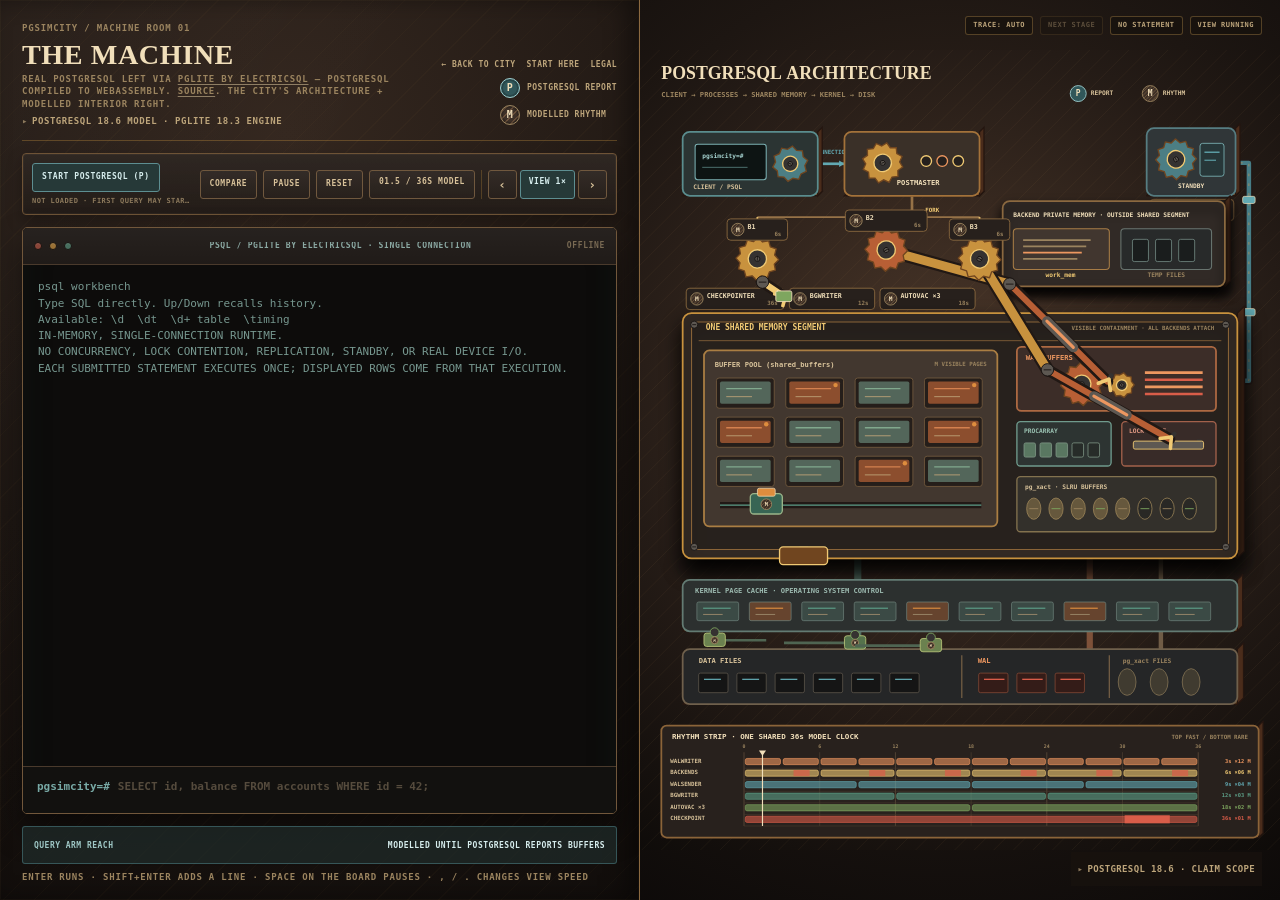
<file: machine/index.html>
<!doctype html>
<html lang="en">
  <head>
    <meta charset="UTF-8" />
    <meta name="viewport" content="width=device-width, initial-scale=1.0" />
    <meta
      name="description"
      content="A one-screen psql workbench and layered PostgreSQL architecture machine."
    />
    <title>The Machine — PGSimCity</title>
<!-- Privacy-friendly analytics by Plausible -->
<script async src="https://plausible.io/js/pa-8M-ssImnj4YBtK34iZRwy.js"></script>
<script>
  window.plausible=window.plausible||function(){(plausible.q=plausible.q||[]).push(arguments)},plausible.init=plausible.init||function(i){plausible.o=i||{}};
  plausible.init()
</script>

    <link rel="icon" href="../machine-favicon.svg" type="image/svg+xml" />
    <link rel="icon" href="../machine-favicon-32.png" type="image/png" sizes="32x32" />
    <link rel="apple-touch-icon" href="../machine-favicon-180.png" sizes="180x180" />
    <script type="module" crossorigin src="../assets/machine-CShqzUV7.js"></script>
    <link rel="modulepreload" crossorigin href="../assets/_pgsimcity-machine-preload-helper-BGjjDIYT.js">
    <link rel="modulepreload" crossorigin href="../assets/corrections-j3ZTgx1S.js">
    <link rel="stylesheet" crossorigin href="../assets/machine-DQQEUSbL.css">
  </head>
  <body>
    <main class="workbench">
      <section
        class="console-pane"
        data-correction-subject="machine-workbench"
        aria-label="PostgreSQL controls and psql terminal"
      >
        <header class="console-header">
          <div>
            <p class="eyebrow">PGSIMCITY / MACHINE ROOM 01</p>
            <h1>THE MACHINE</h1>
            <p class="deck">
              REAL POSTGRESQL LEFT VIA
              <a
                href="https://pglite.dev"
                target="_blank"
                rel="noopener"
              >PGLITE BY ELECTRICSQL</a>
              — POSTGRESQL COMPILED TO WEBASSEMBLY.
              <a
                href="https://github.com/electric-sql/pglite"
                target="_blank"
                rel="noopener"
              >SOURCE</a>.
              THE CITY'S ARCHITECTURE + MODELLED INTERIOR RIGHT.
            </p>
            <details
              id="machine-version-provenance"
              class="machine-provenance"
              data-version-qualification="machine"
            >
              <summary data-disclosure="machine-postgresql-version">PostgreSQL 18.6 model · PGlite 18.3 engine</summary>
              <span data-version-qualification-full="true">Model and explanations: PostgreSQL 18.6 · PGlite engine: PostgreSQL 18.3 (PGlite 0.5.4), checked separately with SELECT version().</span>
            </details>
          </div>
          <div class="header-side">
            <nav class="machine-nav" aria-label="Machine room navigation">
              <a href="../" data-mode-exit="machine-room">← Back to city</a>
              <button id="index-walk-open" type="button">START HERE</button>
              <details class="machine-legal">
                <summary>Legal</summary>
                <p>
                  PGSimCity is an independent, non-commercial educational visualization of
                  PostgreSQL internals. It is not affiliated with, sponsored, endorsed, or approved
                  by Electronic Arts Inc. SimCity is a trademark of Electronic Arts Inc.
                  <span class="machine-legal__credit">
                    <a href="https://pglite.dev" target="_blank" rel="noopener">PGlite</a>
                    is by ElectricSQL (Electric DB Limited), copyright Electric DB Limited and
                    licensed under Apache-2.0. It contains PostgreSQL code compiled to WebAssembly;
                    PostgreSQL and modifications to it are distributed under the PostgreSQL License.
                    <a
                      href="https://github.com/electric-sql/pglite"
                      target="_blank"
                      rel="noopener"
                    >Source</a>.
                  </span>
                </p>
              </details>
            </nav>
            <div class="source-key" aria-label="Data source key">
              <span><b class="source-medallion postgres-source" role="img" aria-label="PostgreSQL source">P</b> POSTGRESQL REPORT</span>
              <span><b class="source-medallion model-source" role="img" aria-label="Modelled source">M</b> MODELLED RHYTHM</span>
            </div>
          </div>
        </header>

        <section class="control-rack" aria-label="Machine controls">
          <div class="postgres-control">
            <button id="postgres-toggle" type="button">START POSTGRESQL (P)</button>
            <span id="postgres-status">NOT LOADED · FIRST QUERY MAY START IT</span>
          </div>
          <div class="clock-control">
            <button id="comparison-open" type="button">COMPARE</button>
            <button id="machine-toggle" type="button">PAUSE</button>
            <button id="machine-reset" type="button">RESET</button>
            <output id="clock">00.0 / 36s MODEL</output>
            <div class="viewing-rate" role="group" aria-label="Viewing speed">
              <button
                id="machine-slower"
                type="button"
                title="Slower viewing speed (,)"
                aria-label="Slower viewing speed"
              >‹</button>
              <output
                id="machine-rate"
                aria-live="polite"
                title="Viewing speed changes ambient motion and automatic statement replay, never model periods or PostgreSQL measurements"
              >VIEW 1×</output>
              <button
                id="machine-faster"
                type="button"
                title="Faster viewing speed (.)"
                aria-label="Faster viewing speed"
              >›</button>
            </div>
          </div>
        </section>

        <section class="terminal" aria-label="psql terminal">
          <header class="terminal-header">
            <span class="terminal-lamps" aria-hidden="true"><i></i><i></i><i></i></span>
            <strong>
              PSQL /
              <a href="https://pglite.dev" target="_blank" rel="noopener">PGLITE BY ELECTRICSQL</a>
              · SINGLE CONNECTION
            </strong>
            <span id="terminal-state">OFFLINE</span>
          </header>
          <div id="terminal-transcript" class="terminal-transcript" role="log" aria-label="psql transcript" aria-live="polite" aria-relevant="additions text">
            <pre class="terminal-banner">psql workbench
Type SQL directly. Up/Down recalls history.
Available: \d  \dt  \d+ table  \timing
IN-MEMORY, SINGLE-CONNECTION RUNTIME.
NO CONCURRENCY, LOCK CONTENTION, REPLICATION, STANDBY, OR REAL DEVICE I/O.
EACH SUBMITTED STATEMENT EXECUTES ONCE; DISPLAYED ROWS COME FROM THAT EXECUTION.</pre>
          </div>
          <form id="terminal-form" class="terminal-entry">
            <label id="terminal-prompt" for="terminal-input">pgsimcity=#</label>
            <textarea
              id="terminal-input"
              rows="1"
              spellcheck="false"
              autocomplete="off"
              aria-label="psql command"
              placeholder="SELECT id, balance FROM accounts WHERE id = 42;"
            ></textarea>
          </form>
        </section>

        <footer class="measurement-rack">
          <div id="postgres-measurement" class="postgres-measurement">
            <span>QUERY ARM REACH</span>
            <strong>MODELLED UNTIL POSTGRESQL REPORTS BUFFERS</strong>
          </div>
          <p>ENTER RUNS · SHIFT+ENTER ADDS A LINE · SPACE ON THE BOARD PAUSES · , / . CHANGES VIEW SPEED</p>
        </footer>
      </section>

      <section
        class="architecture-pane"
        data-correction-subject="machine-architecture-board"
        aria-label="PostgreSQL architecture"
      >
        <div class="architecture-scroll">
          <div class="architecture-stage">
            <canvas
              id="machine"
              width="720"
              height="900"
              tabindex="0"
              aria-describedby="machine-stage-status"
              aria-label="A layered PostgreSQL architecture: client and processes above one shared memory segment, backend private memory outside it, then the kernel page cache and durable disk."
            ></canvas>
          </div>
        </div>
        <div class="architecture-readout">
          <button
            id="board-view"
            type="button"
            aria-pressed="false"
            title="Fit the whole board on screen"
          >FIT BOARD</button>
          <button
            id="board-follow"
            type="button"
            aria-pressed="true"
            title="Automatically keep the active statement stage in view"
          >FOLLOW: ON</button>
          <button
            id="statement-mode"
            type="button"
            aria-pressed="false"
            title="Toggle between automatic playback and one-stage-at-a-time playback"
          >TRACE: AUTO</button>
          <button id="statement-next" type="button" disabled>NEXT STAGE</button>
          <span id="statement-state">NO STATEMENT</span>
          <span id="run-state">VIEW RUNNING</span>
        </div>
        <p
          id="machine-stage-status"
          class="sr-only"
          role="status"
          aria-live="polite"
          aria-atomic="true"
        >Architecture board ready. No statement is running.</p>
      </section>

      <p class="fallback">This prototype needs a browser with Canvas 2D support.</p>

      <section
        id="index-walk"
        class="index-walk"
        data-correction-subject="machine-index-walk"
        role="dialog"
        aria-modal="true"
        aria-labelledby="index-walk-title"
        aria-describedby="index-walk-sequence index-walk-model index-walk-comparison"
        hidden
      >
        <header class="index-walk__header">
          <div id="index-walk-intro">
            <p class="eyebrow" data-disclosure="index-walk-source">P SEQUENCE / M BOARD REPLAYS</p>
            <h2 id="index-walk-title">FROM SELECT 1 TO AN ACCESS PATH</h2>
            <p>Four real PostgreSQL reports show why a partial index is a path for some queries, not every query on its column.</p>
          </div>
          <div class="index-walk__header-actions">
            <span id="index-walk-status" aria-live="polite">READY · 0/4</span>
            <button id="index-walk-close" type="button">CLOSE</button>
          </div>
        </header>

        <div id="index-walk-steps" class="index-walk__steps">
          <button type="button" data-index-walk-step="constant">
            <span class="index-walk__number">01</span>
            <span class="index-walk__copy">
              <b>START WITHOUT A TABLE</b>
              <code>SELECT 1;</code>
              <small>A result can exist before any relation access.</small>
            </span>
            <output data-index-walk-result="constant">RUN FIRST</output>
          </button>
          <button type="button" data-index-walk-step="catalog" disabled>
            <span class="index-walk__number">02</span>
            <span class="index-walk__copy">
              <b>ASK THE CATALOGS</b>
              <code>pg_index + pg_get_indexdef</code>
              <small>Read the indexed path PostgreSQL says exists.</small>
            </span>
            <output data-index-walk-result="catalog">LOCKED</output>
          </button>
          <button type="button" data-index-walk-step="indexed" disabled>
            <span class="index-walk__number">03</span>
            <span class="index-walk__copy">
              <b>USE THE INDEXED COLUMN</b>
              <code>WHERE id = 42</code>
              <small>See whether EXPLAIN reports accounts_pkey.</small>
            </span>
            <output data-index-walk-result="indexed">LOCKED</output>
          </button>
          <button type="button" data-index-walk-step="unindexed" disabled>
            <span class="index-walk__number">04</span>
            <span class="index-walk__copy">
              <b>OMIT THE PARTIAL-INDEX PREDICATE</b>
              <code>WHERE owner = 'account-42'</code>
              <small>The owner index requires the query to imply balance &gt; 0.</small>
            </span>
            <output data-index-walk-result="unindexed">LOCKED</output>
          </button>
        </div>

        <footer id="index-walk-footer" class="index-walk__footer">
          <div id="index-walk-finding" class="index-walk__finding" aria-describedby="index-walk-sequence index-walk-model index-walk-comparison" hidden>
            <span><b class="source-medallion postgres-source" role="img" aria-label="PostgreSQL source">P</b> MEASURED FINDING</span>
            <strong id="index-walk-finding-text"></strong>
          </div>
          <div id="index-walk-disclosures" class="index-walk__disclosures">
            <p id="index-walk-sequence" data-disclosure="index-walk-sequence"></p>
            <p id="index-walk-model" data-disclosure="index-walk-model"></p>
            <p id="index-walk-comparison" data-disclosure="index-walk-comparison"></p>
          </div>
          <button id="index-walk-reset" type="button">RESET WALK</button>
        </footer>
      </section>

      <section
        id="comparison"
        class="comparison"
        data-correction-subject="machine-comparison"
        role="dialog"
        aria-modal="true"
        aria-labelledby="comparison-title"
        aria-describedby="comparison-pglite-disclosure comparison-replay-disclosure"
        hidden
      >
        <header class="comparison-header">
          <div>
            <p class="eyebrow" data-disclosure="comparison-framing">DOCUMENTED BEHAVIOUR / MODELLED REPLAY</p>
            <h2 id="comparison-title">ONE P EXECUTION. TWO M COMMIT POLICIES.</h2>
            <div
              class="comparison-source-key"
              data-disclosure="comparison-source-key"
              aria-label="Data source key"
            >
              <span><b class="source-medallion postgres-source" role="img" aria-label="PostgreSQL source">P</b> POSTGRESQL EXECUTION</span>
              <span><b class="source-medallion model-source" role="img" aria-label="Modelled source">M</b> MODELLED REPLAY</span>
            </div>
          </div>
          <div class="comparison-header__actions">
            <span id="comparison-status" aria-live="polite">READY</span>
            <button id="comparison-close" type="button">CLOSE</button>
          </div>
        </header>

        <section id="comparison-proof" class="comparison-proof" aria-label="Comparison finding" aria-describedby="comparison-pglite-disclosure">
          <div class="comparison-proof__verdict">
            <span data-disclosure="comparison-finding-source"><b class="source-medallion model-source" role="img" aria-label="Modelled source">M</b> MODELLED FINDING</span>
            <strong id="comparison-finding"></strong>
            <small
              id="comparison-pglite-disclosure"
              data-disclosure="comparison-pglite-limitation"
            ></small>
          </div>
          <div class="comparison-contract">
            <p data-disclosure="comparison-modelled-setting"><b>MODELLED</b> <code>synchronous_commit</code>: <code>on</code> vs <code>off</code></p>
            <p data-disclosure="comparison-held-constant"><b>HELD</b> SQL · ONE P REPORT · PLAN · BUFFERS · ROUTE · VIEW PACE · NO SYNC STANDBY</p>
            <code id="comparison-sql">UPDATE accounts SET updated_at = updated_at WHERE id = 42;</code>
          </div>
          <div class="comparison-timeline" aria-label="Aligned commit acknowledgement timeline">
            <p data-disclosure="comparison-pace-limitation">ALIGNED COMMIT WINDOW · VIEW PACE, NOT LATENCY</p>
            <div class="comparison-timeline__row" data-lane="a">
              <b>A · ON</b>
              <span class="comparison-timeline__same">SAME ROUTE</span>
              <span class="comparison-timeline__wait">M · WAIT FOR LOCAL FLUSH</span>
              <span class="comparison-timeline__ack">ACK</span>
            </div>
            <div class="comparison-timeline__row" data-lane="b">
              <b>B · OFF</b>
              <span class="comparison-timeline__same">SAME ROUTE</span>
              <span class="comparison-timeline__early">ACK</span>
              <span class="comparison-timeline__flush">LOSS WINDOW UNTIL FLUSH</span>
              <span class="comparison-timeline__done">DONE</span>
            </div>
          </div>
        </section>

        <nav class="comparison-tabs" aria-label="Choose comparison board">
          <button type="button" data-comparison-lane="a" aria-pressed="true">A · ON</button>
          <button type="button" data-comparison-lane="b" aria-pressed="false">B · OFF</button>
        </nav>

        <div class="comparison-lanes">
          <article class="comparison-board" data-lane="a" aria-label="Modelled replay board: synchronous_commit on">
            <header>
              <span class="comparison-board__letter">A</span>
              <div>
                <b>MODELLED ON POLICY</b>
                <code>synchronous_commit = on</code>
              </div>
              <span
                class="comparison-board__phase"
                data-comparison-phase="a"
                data-disclosure="comparison-phase-a"
              >READY</span>
            </header>
            <p data-disclosure="comparison-on-source"><b class="source-medallion postgres-source" role="img" aria-label="PostgreSQL source">P</b> SAME POSTGRESQL REPORT <b class="source-medallion model-source" role="img" aria-label="Modelled source">M</b> WAITS FOR LOCAL WAL FLUSH</p>
            <div class="comparison-board__viewport">
              <canvas
                id="comparison-board-a"
                width="720"
                height="740"
                aria-label="Run A architecture board, with synchronous_commit on and a modelled local WAL flush wait."
              ></canvas>
            </div>
          </article>
          <article class="comparison-board" data-lane="b" aria-label="Modelled replay board: synchronous_commit off">
            <header>
              <span class="comparison-board__letter">B</span>
              <div>
                <b>MODELLED OFF POLICY</b>
                <code>synchronous_commit = off</code>
              </div>
              <span
                class="comparison-board__phase"
                data-comparison-phase="b"
                data-disclosure="comparison-phase-b"
              >READY</span>
            </header>
            <p data-disclosure="comparison-off-source"><b class="source-medallion postgres-source" role="img" aria-label="PostgreSQL source">P</b> SAME POSTGRESQL REPORT <b class="source-medallion model-source" role="img" aria-label="Modelled source">M</b> <span data-comparison-note="b">EARLY ACK; CRASH CAN LOSE RECENT ACKS UNTIL WAL FLUSH</span></p>
            <div class="comparison-board__viewport">
              <canvas
                id="comparison-board-b"
                width="720"
                height="740"
                aria-label="Run B architecture board, with synchronous_commit off and a modelled early acknowledgement whose recent acknowledged commits can be lost in a crash before WAL flush."
              ></canvas>
            </div>
          </article>
        </div>

        <footer class="comparison-actions">
          <button id="comparison-run" type="button">RUN MODELLED REPLAY</button>
          <button id="comparison-continue" type="button" hidden>CONTINUE AFTER FINDING</button>
          <span
            id="comparison-replay-disclosure"
            data-disclosure="comparison-replay-limitation"
          ></span>
        </footer>
      </section>
    </main>
  </body>
</html>
</file>
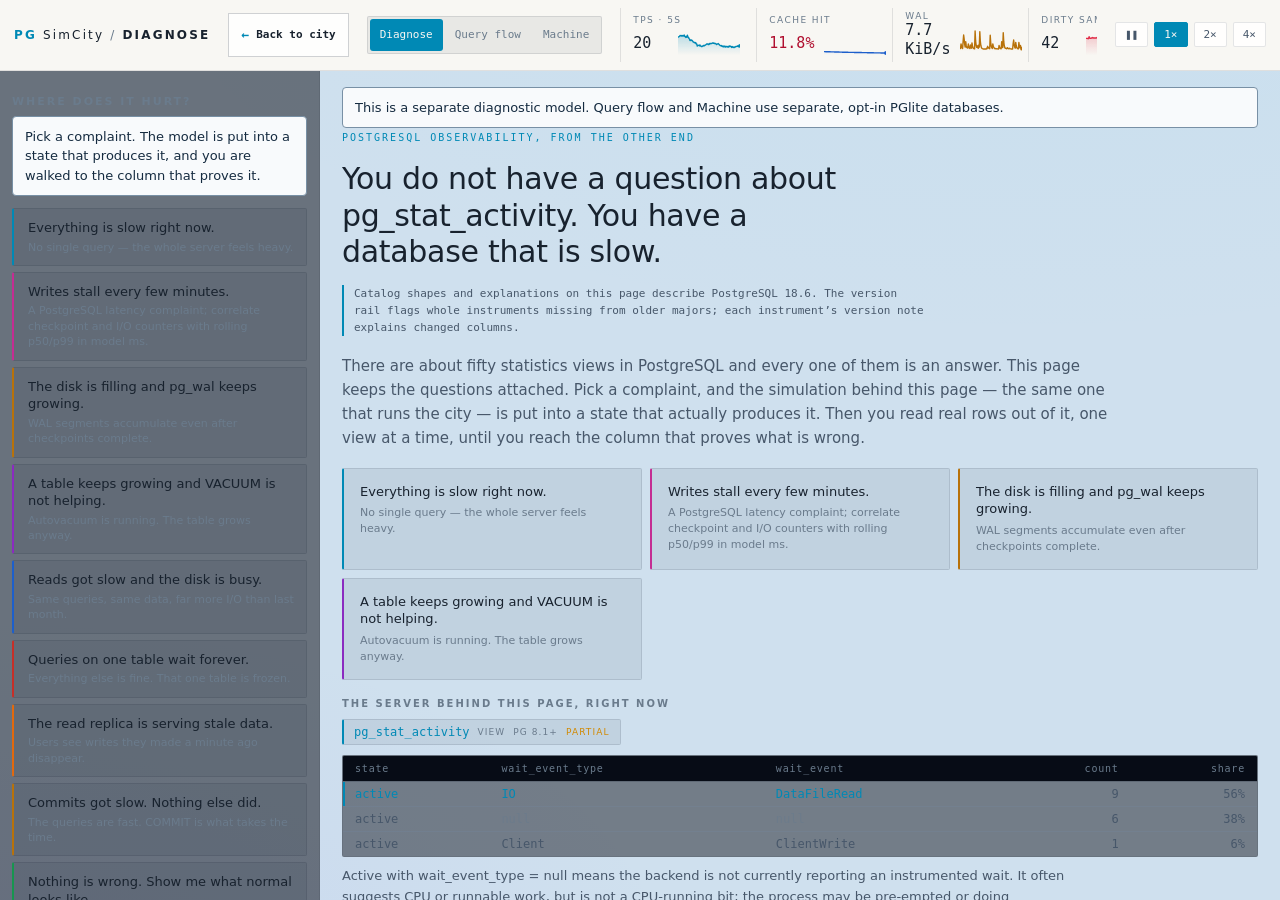
<file: observability/index.html>
<!doctype html>
<html lang="en">
  <head>
    <meta charset="UTF-8" />
    <meta name="viewport" content="width=device-width, initial-scale=1.0" />
    <meta
      name="description"
      content="An independent, non-commercial educational visualization of PostgreSQL internals. Not affiliated with Electronic Arts."
    />
    <meta name="color-scheme" content="dark" />
    <meta name="theme-color" content="#04060c" />
    <title>Diagnose · PGSimCity</title>
<!-- Privacy-friendly analytics by Plausible -->
<script async src="https://plausible.io/js/pa-8M-ssImnj4YBtK34iZRwy.js"></script>
<script>
  window.plausible=window.plausible||function(){(plausible.q=plausible.q||[]).push(arguments)},plausible.init=plausible.init||function(i){plausible.o=i||{}};
  plausible.init()
</script>

    <!-- ============ icons ============
         Relative, not root-absolute: this page is served from
         /PGSimCity/observability/ on GitHub Pages, where /favicon.svg is a 404. -->
    <link rel="icon" href="../favicon.svg" type="image/svg+xml" />
    <link rel="icon" href="../favicon-32.png" type="image/png" sizes="32x32" />
    <link rel="apple-touch-icon" href="../favicon-180.png" sizes="180x180" />
    <script type="module" crossorigin src="../assets/observability-BcbXmP6c.js"></script>
    <link rel="modulepreload" crossorigin href="../assets/corrections-j3ZTgx1S.js">
    <link rel="modulepreload" crossorigin href="../assets/trace-copy-BN1-E2E0.js">
    <link rel="modulepreload" crossorigin href="../assets/explain-json-XsC2o6ft.js">
    <link rel="stylesheet" crossorigin href="../assets/observability-CVxCUcNU.css">
  </head>
  <body>
    <div id="app">
      <noscript>
        <p style="padding: 24px; font-family: system-ui; color: #e8f1ff">
          This page reads live rows out of a PostgreSQL simulation running in your browser, so it
          needs JavaScript. The reference it is built beside —
          <a href="https://pgstats.dev/">Alexey Lesovsky's PostgreSQL Observability map</a> — is a
          static diagram and needs nothing at all.
        </p>
      </noscript>
    </div>
  </body>
</html>
</file>
<file: assets/machine-DQQEUSbL.css>
:root{color-scheme:dark;background:#100c0a;color:#d8c29a;font-family:Georgia,Times New Roman,serif}@property --pg-disclosure{syntax: "<integer>"; inherits: false; initial-value: 0;}[data-disclosure]{--pg-disclosure: 1}.pg-correction{margin:0;color:#8c795c;font:650 9px/1.35 ui-monospace,SFMono-Regular,Menlo,Consolas,monospace;letter-spacing:.04em;text-align:right;text-transform:uppercase}.pg-version-qualification>summary,.machine-provenance>summary{display:inline-flex;min-height:24px;align-items:center;color:#bda57b;cursor:pointer;list-style:none}.pg-version-qualification>summary::-webkit-details-marker,.machine-provenance>summary::-webkit-details-marker{display:none}.pg-version-qualification>summary:before,.machine-provenance>summary:before{content:"▸";margin-right:.45em;color:#8c795c}.pg-version-qualification[open]>summary:before,.machine-provenance[open]>summary:before{content:"▾"}.pg-version-qualification[open]>[data-version-qualification-full],.machine-provenance[open]>[data-version-qualification-full]{display:block;max-width:72ch;margin:4px 0}.pg-version-qualification[open]>.pg-correction__link,.machine-provenance[open]>.pg-correction__link{display:inline-block}.pg-correction__link{color:#bda57b;text-underline-offset:2px}.pg-correction__link:hover,.pg-correction__link:focus-visible{color:#f1dfba;outline:none}.architecture-pane>.pg-correction{position:absolute;z-index:2;right:18px;bottom:14px;max-width:calc(100% - 36px);padding:5px 7px;background:#18120ed1;pointer-events:auto}.comparison-actions>.pg-correction{margin-left:auto}*{box-sizing:border-box}[hidden]{display:none!important}html,body,.workbench{width:100%;height:100%;min-width:0;margin:0;overflow:hidden}body{background:#100c0a}button,textarea{font:inherit}.workbench{display:grid;grid-template-columns:minmax(0,1fr) minmax(0,1fr)}.console-pane,.architecture-pane{position:relative;min-width:0;min-height:0}.console-pane{display:grid;grid-template-rows:auto auto minmax(0,1fr) auto;gap:12px;padding:22px 22px 16px;border-right:1px solid #8b6940;background:linear-gradient(115deg,rgb(255 255 255 / 2%),transparent 42%),repeating-linear-gradient(135deg,rgb(200 146 62 / 3%) 0 1px,transparent 1px 22px),radial-gradient(circle at 45% 15%,#34271f 0,#1d1612 56%,#110d0b);box-shadow:inset -12px 0 22px #00000061,inset 0 0 0 1px #f1ca740a}.console-header{display:flex;align-items:end;justify-content:space-between;gap:18px;min-height:86px;padding-bottom:12px;border-bottom:1px solid rgb(200 146 62 / 34%)}.eyebrow,.deck,.measurement-rack p{margin:0;color:#9b845f;font:650 9px/1.4 ui-monospace,SFMono-Regular,Menlo,Consolas,monospace;letter-spacing:.09em;text-transform:uppercase}.machine-provenance{max-width:72ch;margin:5px 0 0;color:#bda57b;font:650 9px/1.4 ui-monospace,SFMono-Regular,Menlo,Consolas,monospace;letter-spacing:.06em;text-align:left;text-transform:uppercase}.machine-provenance>summary{min-height:0}.deck a,.terminal-header a,.machine-legal a{color:inherit;text-decoration-color:#d8c29a8f;text-underline-offset:2px}.deck a:hover,.terminal-header a:hover,.machine-legal a:hover{color:#f1dfba;text-decoration-color:currentColor}.deck a:focus-visible,.terminal-header a:focus-visible,.machine-legal a:focus-visible{color:#f1dfba;outline:1px solid currentColor;outline-offset:2px;text-decoration-color:currentColor}.console-header h1{margin:4px 0 2px;color:#f1dfba;font-size:clamp(22px,2.2vw,31px);font-weight:700;letter-spacing:.02em}.header-side{display:grid;flex:0 0 auto;gap:9px;justify-items:end}.machine-nav{display:flex;align-items:center;gap:11px;color:#bda57b;font:700 8px/1 ui-monospace,SFMono-Regular,Menlo,Consolas,monospace;letter-spacing:.06em;text-transform:uppercase;white-space:nowrap}.machine-nav a,.machine-nav button,.machine-legal summary{color:inherit;cursor:pointer;text-decoration:none}.machine-nav button{min-height:0;padding:0;border:0;border-radius:0;background:transparent;font:inherit;letter-spacing:inherit}#index-walk-open[data-invited=true]{color:#d9ffff;text-decoration:underline;text-decoration-color:#699294;text-underline-offset:3px}.machine-nav a:hover,.machine-nav a:focus-visible,.machine-nav button:hover,.machine-nav button:focus-visible,.machine-legal summary:hover,.machine-legal summary:focus-visible{color:#f1dfba;outline:none}.machine-legal{position:relative}.machine-legal summary{list-style:none}.machine-legal summary::-webkit-details-marker{display:none}.machine-legal p{position:absolute;z-index:5;top:14px;right:0;width:min(390px,76vw);margin:0;padding:11px 12px;border:1px solid #8b6940;border-radius:3px;color:#d8c29a;background:#1d1612;box-shadow:0 12px 30px #00000094;font:600 9px/1.5 ui-monospace,SFMono-Regular,Menlo,Consolas,monospace;letter-spacing:.03em;text-transform:none;white-space:normal}.machine-legal__credit{display:block;margin-top:8px;padding-top:8px;border-top:1px solid rgb(200 146 62 / 24%)}.source-key{display:grid;flex:0 0 auto;gap:7px;padding-bottom:3px;color:#bda57b;font:700 8px/1 ui-monospace,SFMono-Regular,Menlo,Consolas,monospace;letter-spacing:.06em;white-space:nowrap}.source-key span{display:flex;gap:7px;align-items:center}.source-medallion{display:inline-grid;width:20px;height:20px;place-items:center;border:1px solid;border-radius:50%;color:#f1dfba;font-size:10px;box-shadow:inset 0 0 0 2px #0003}.postgres-source{border-color:#9fcfd0;background:#31575a}.model-source{border-color:#9b845f;background:repeating-linear-gradient(135deg,#3d3027 0 4px,#6a503b 4px 5px)}.control-rack{display:flex;align-items:stretch;justify-content:space-between;gap:10px;min-width:0;padding:9px;border:1px solid #6e5336;border-radius:4px;background:linear-gradient(#ffffff08,#0000001f),#28201b;box-shadow:0 7px 16px #00000047,inset 0 0 0 1px #ffe1a60a}.postgres-control{display:grid;min-width:0;gap:5px}.postgres-control span{overflow:hidden;color:#8c795c;font:650 7px/1.2 ui-monospace,SFMono-Regular,Menlo,Consolas,monospace;letter-spacing:.06em;text-overflow:ellipsis;white-space:nowrap}.clock-control{display:flex;flex:0 0 auto;gap:6px;align-items:center}.viewing-rate{display:flex;align-items:center;gap:3px;padding-left:6px;border-left:1px solid rgb(200 146 62 / 28%)}.viewing-rate button{width:29px;padding-inline:0;font-size:13px}#machine-rate{min-width:55px;padding-inline:6px;color:#d7eeee;border-color:#5d8e91;background:#263938;text-align:center;white-space:nowrap}button,.clock-control output{min-height:29px;padding:7px 9px;border:1px solid #70583e;border-radius:3px;color:#d8c29a;background:linear-gradient(#ffffff0a,#00000014),#2b231e;font:750 8px/1 ui-monospace,SFMono-Regular,Menlo,Consolas,monospace;letter-spacing:.07em;text-transform:uppercase}button{cursor:pointer}button:hover,button:focus-visible{border-color:#c8923e;color:#f1dfba;outline:none}.sr-only{position:absolute;width:1px;height:1px;padding:0;margin:-1px;overflow:hidden;clip:rect(0,0,0,0);white-space:nowrap;border:0}#postgres-toggle{justify-self:start;color:#d7eeee;border-color:#5d8e91;background:#263938}#postgres-toggle[data-state=ready]{color:#d8edcb;border-color:#72935a;background:#2d3928}#postgres-toggle[data-state=error]{color:#ffd2c8;border-color:#b85c4b;background:#452922}.terminal{display:grid;grid-template-rows:auto minmax(0,1fr) auto;min-width:0;min-height:0;overflow:hidden;border:1px solid #71573b;border-radius:5px;background:#0d0c0b;box-shadow:0 16px 32px #0000007a,inset 0 0 35px #1d4a431a}.terminal-header{display:grid;grid-template-columns:80px 1fr auto;gap:8px;align-items:center;min-height:37px;padding:0 11px;border-bottom:1px solid #4a3a2c;color:#8ba9a3;background:linear-gradient(rgb(255 255 255 / 3%),transparent),#201b18;font:700 8px/1 ui-monospace,SFMono-Regular,Menlo,Consolas,monospace;letter-spacing:.08em}.terminal-header strong{overflow:hidden;text-align:center;text-overflow:ellipsis;white-space:nowrap}.terminal-header>span:last-child{color:#796a53}.terminal-lamps{display:flex;gap:7px}.terminal-lamps i{display:block;width:8px;height:8px;border:1px solid #181310;border-radius:50%;background:#5f4935;box-shadow:inset 0 1px 1px #ffffff1f}.terminal-lamps i:nth-child(1){background:#8a4538}.terminal-lamps i:nth-child(2){background:#9a7135}.terminal-lamps i:nth-child(3){background:#476e5e}.terminal-transcript{min-width:0;min-height:0;padding:14px 15px 18px;overflow:auto;color:#d5c5a3;scrollbar-color:#5a4631 #15120f;scrollbar-width:thin;font:500 11px/1.48 ui-monospace,SFMono-Regular,Menlo,Consolas,monospace}.terminal-banner{margin:0 0 14px;color:#76978f;font:inherit;white-space:pre-wrap}.terminal-command{margin:0 0 15px}.terminal-command-line{display:flex;align-items:start;color:#f1dfba}.terminal-command-line b{flex:0 0 auto;margin-right:8px;color:#78aaa6;font-weight:700}.terminal-command-line pre,.terminal-output{margin:0;font:inherit;white-space:pre-wrap;overflow-wrap:anywhere}.terminal-output{margin-top:5px;color:#cbb996}.terminal-output.error{color:#f0a08c}.terminal-output.system{color:#799b93}.terminal-entry{display:grid;grid-template-columns:auto minmax(0,1fr);align-items:start;min-height:47px;padding:11px 14px;border-top:1px solid #4a3a2c;background:#12110f;color:#d7eeee;font:550 11px/1.45 ui-monospace,SFMono-Regular,Menlo,Consolas,monospace}.terminal-entry label{padding-top:1px;color:#78aaa6;font-weight:700;white-space:nowrap}.terminal-entry textarea{width:100%;max-height:112px;min-height:18px;margin:0;padding:1px 0 1px 8px;resize:none;overflow-y:auto;border:0;outline:0;color:#f1dfba;background:transparent;font:inherit;caret-color:#ed9760}.terminal-entry textarea::placeholder{color:#554b3d}.measurement-rack{display:grid;gap:7px}.postgres-measurement{display:flex;min-height:38px;align-items:center;justify-content:space-between;gap:12px;padding:9px 11px;border:1px solid rgb(98 169 178 / 38%);border-radius:3px;color:#9fc8c6;background:#2231309e;font:700 8px/1.2 ui-monospace,SFMono-Regular,Menlo,Consolas,monospace;letter-spacing:.06em}.postgres-measurement strong{color:#d7eeee;text-align:right}.postgres-measurement[data-reach=read]{color:#ed9760;border-color:#d95d4994;background:#4a271fa8}.postgres-measurement[data-reach=read] strong{color:#ffb19e}.architecture-pane{display:grid;place-items:center;overflow:hidden;background:radial-gradient(circle at 48% 38%,#3b2b20 0,#1d1612 58%,#0d0a09)}.architecture-scroll,.architecture-stage{width:100%;height:100%;min-width:0;min-height:0}.architecture-scroll{overflow:hidden;overscroll-behavior:contain;touch-action:none}.architecture-stage{position:relative}#machine{display:block;width:100%;height:100%;outline:none;cursor:pointer}.architecture-readout{position:absolute;top:16px;right:18px;display:flex;max-width:calc(100% - 36px);flex-wrap:wrap;justify-content:end;gap:7px;pointer-events:none}.architecture-readout span,.architecture-readout button{min-height:0;padding:5px 7px;border:1px solid rgb(220 172 93 / 30%);border-radius:3px;color:#bda57b;background:#18120ec7;font:700 7px/1 ui-monospace,SFMono-Regular,Menlo,Consolas,monospace;letter-spacing:.07em}.architecture-readout button{pointer-events:auto}#board-view,#board-follow{display:none}.architecture-readout button[aria-pressed=true]{color:#d9ffff;border-color:#79aeb0;background:#1a3a3beb}.architecture-readout button:disabled{cursor:default;opacity:.38}.fallback{display:none}.index-walk{position:fixed;z-index:18;inset:0 50% 0 0;display:grid;grid-template-rows:auto minmax(0,1fr) auto;gap:12px;min-width:0;min-height:0;padding:18px;overflow:hidden;color:#d8c29a;border-right:1px solid #8b6940;background:linear-gradient(115deg,rgb(255 255 255 / 2%),transparent 42%),radial-gradient(circle at 45% 15%,#34271f 0,#1d1612 56%,#110d0b);box-shadow:18px 0 36px #00000073}.index-walk__header{display:flex;align-items:start;justify-content:space-between;gap:14px;padding-bottom:11px;border-bottom:1px solid rgb(200 146 62 / 40%)}.index-walk__header h2{margin:4px 0 5px;color:#f1dfba;font-size:clamp(17px,2vw,26px);letter-spacing:.035em}.index-walk__header p:not(.eyebrow){max-width:56ch;margin:0;color:#bda57b;font:650 9px/1.45 ui-monospace,SFMono-Regular,Menlo,Consolas,monospace}.index-walk__header-actions{display:grid;flex:0 0 auto;gap:7px;justify-items:end;color:#9fc8c6;font:750 8px/1.2 ui-monospace,SFMono-Regular,Menlo,Consolas,monospace;letter-spacing:.06em}.index-walk__steps{display:grid;align-content:start;gap:8px;min-height:0;overflow:auto;scrollbar-color:#5a4631 #15120f;scrollbar-width:thin}.index-walk__steps>button{display:grid;grid-template-columns:38px minmax(0,1fr) minmax(138px,.72fr);gap:10px;align-items:center;min-height:74px;padding:9px 11px;text-align:left}.index-walk__steps>button[data-state=active]{color:#efffff;border-color:#79aeb0;background:#263f3f}.index-walk__steps>button[data-state=complete]{border-color:#56704c;background:#232c20;opacity:1}.index-walk__steps>button:disabled:not([data-state=complete]){cursor:default;opacity:.48}.index-walk__number{display:grid;width:34px;height:34px;place-items:center;border:1px solid #806039;border-radius:50%;color:#f1ca74;font-size:10px}.index-walk__copy{display:grid;min-width:0;gap:4px}.index-walk__copy b,.index-walk__copy code,.index-walk__copy small,.index-walk__steps output{font-family:ui-monospace,SFMono-Regular,Menlo,Consolas,monospace;overflow-wrap:anywhere;white-space:normal}.index-walk__copy b{color:#d8c29a;font-size:9px}.index-walk__copy code{color:#d9ffff;font-size:10px;text-transform:none}.index-walk__copy small{color:#8c795c;font-size:8px;line-height:1.35;text-transform:none}.index-walk__steps output{color:#9fc8c6;font-size:8px;line-height:1.35;text-align:right}.index-walk__footer{display:grid;grid-template-columns:1fr auto;gap:7px 10px;padding-top:10px;border-top:1px solid rgb(200 146 62 / 34%)}.index-walk__finding,.index-walk__disclosures{grid-column:1 / -1}.index-walk__finding{display:grid;gap:5px;padding:8px 9px;border:1px solid #699294;border-radius:3px;background:#182f2feb}.index-walk__finding span{display:flex;align-items:center;gap:6px;color:#9fc8c6;font:750 8px/1.2 ui-monospace,SFMono-Regular,Menlo,Consolas,monospace}.index-walk__finding .source-medallion{width:17px;height:17px;font-size:8px}.index-walk__finding strong{color:#e3ffff;font:750 10px/1.35 ui-monospace,SFMono-Regular,Menlo,Consolas,monospace}.index-walk__finding[data-supported=false]{border-color:#9d6643;background:#462b1deb}.index-walk__disclosures{display:grid;gap:3px}.index-walk__disclosures p{margin:0;color:#9fc8c6;font:700 9px/1.35 ui-monospace,SFMono-Regular,Menlo,Consolas,monospace;letter-spacing:.035em;text-transform:uppercase}.index-walk__footer>.pg-correction{align-self:center}.comparison{position:fixed;z-index:20;inset:0;display:grid;grid-template-rows:auto auto minmax(0,1fr) auto;gap:10px;padding:14px 18px;overflow:hidden;color:#d8c29a;background:linear-gradient(115deg,rgb(255 255 255 / 2%),transparent 42%),radial-gradient(circle at 50% 24%,#35271e 0,#18120f 58%,#0d0a09)}.comparison-header{display:flex;align-items:center;justify-content:space-between;gap:16px;padding-bottom:9px;border-bottom:1px solid rgb(200 146 62 / 40%)}.comparison-header h2{margin:3px 0 0;color:#f1dfba;font-size:clamp(17px,2vw,26px);letter-spacing:.035em}.comparison-source-key{display:flex;flex-wrap:wrap;gap:5px 12px;margin-top:7px;color:#9fc8c6;font:750 8px/1.35 ui-monospace,SFMono-Regular,Menlo,Consolas,monospace;letter-spacing:.055em;text-transform:uppercase}.comparison-source-key span{display:flex;align-items:center;gap:5px}.comparison-header__actions{display:flex;align-items:center;gap:8px;color:#9fc8c6;font:750 8px/1 ui-monospace,SFMono-Regular,Menlo,Consolas,monospace;letter-spacing:.08em}.comparison-proof{display:grid;grid-template-columns:minmax(260px,.9fr) minmax(330px,1.15fr) minmax(420px,1.6fr);gap:10px}.comparison-proof>div{min-width:0;padding:9px 11px;border:1px solid #6e5336;border-radius:4px;background:#1d1612e5}.comparison-proof__verdict{display:grid;align-content:center;gap:6px;border-color:#699294!important;background:#182f2feb!important}.comparison-proof__verdict span,.comparison-proof__verdict small,.comparison-contract p,.comparison-timeline>p,.comparison-board>p,.comparison-actions span{margin:0;color:#a9916c;font:750 8px/1.35 ui-monospace,SFMono-Regular,Menlo,Consolas,monospace;letter-spacing:.055em;text-transform:uppercase}.comparison-proof__verdict span{display:flex;align-items:center;gap:7px;color:#bda57b}.comparison-proof__verdict strong{color:#e3ffff;font:800 12px/1.2 ui-monospace,SFMono-Regular,Menlo,Consolas,monospace;letter-spacing:.035em}.comparison-proof__verdict small{color:#9fc8c6}.comparison-contract{display:grid;align-content:center;gap:5px}.comparison-contract p b{color:#f1ca74}.comparison-contract>code{color:#d7eeee;font:650 9px/1.35 ui-monospace,SFMono-Regular,Menlo,Consolas,monospace;overflow-wrap:anywhere;white-space:normal}.comparison-timeline{display:grid;gap:5px}.comparison-timeline__row{display:grid;grid-template-columns:44px minmax(88px,3fr) minmax(35px,.4fr) minmax(102px,1.6fr) 42px;min-height:24px;gap:3px;align-items:stretch;color:#d8c29a;font:800 7px/1 ui-monospace,SFMono-Regular,Menlo,Consolas,monospace;letter-spacing:.03em}.comparison-timeline__row>*{display:grid;min-width:0;place-items:center;padding:4px;overflow:hidden;border:1px solid #5d4b39;border-radius:2px;background:#27201b;text-align:center}.comparison-timeline__row>b{color:#f1ca74;border-color:#806039}.comparison-timeline__same{grid-column:2;color:#9fc8c6;border-color:#49696a!important;background:#1d3030!important}.comparison-timeline__wait{grid-column:3 / 5;color:#ffe1aa;border-color:#c8923e!important;background:#503721!important}.comparison-timeline__ack,.comparison-timeline__done{grid-column:5;color:#d8edcb;border-color:#72935a!important;background:#2d3928!important}.comparison-timeline__early{grid-column:3;color:#d8edcb;border-color:#72935a!important;background:#2d3928!important}.comparison-timeline__flush{grid-column:4;color:#edc99f;border-color:#9d6643!important;background:repeating-linear-gradient(135deg,#38281f 0 5px,#533623 5px 7px)!important}.comparison-tabs{display:none}.comparison-lanes{display:grid;grid-template-columns:repeat(2,minmax(0,1fr));gap:10px;min-height:0}.comparison-board{display:grid;grid-template-rows:auto auto minmax(0,1fr);min-width:0;min-height:0;overflow:hidden;border:1px solid #765a3b;border-radius:5px;background:#120e0c;box-shadow:0 12px 26px #00000061}.comparison-board>header{display:grid;grid-template-columns:auto 1fr auto;gap:9px;align-items:center;min-height:43px;padding:6px 9px;border-bottom:1px solid #58442f;background:#251d18}.comparison-board>header div{display:grid;gap:2px}.comparison-board>header b,.comparison-board>header code,.comparison-board__phase{font:750 8px/1.15 ui-monospace,SFMono-Regular,Menlo,Consolas,monospace;letter-spacing:.05em}.comparison-board>header b{color:#9b845f}.comparison-board>header code{color:#f1dfba}.comparison-board__letter{display:grid;width:29px;height:29px;place-items:center;border:1px solid #c8923e;border-radius:50%;color:#f1ca74;font:800 13px/1 ui-monospace,SFMono-Regular,Menlo,Consolas,monospace}.comparison-board__phase{color:#9fc8c6}.comparison-board>p{display:flex;min-height:28px;align-items:center;gap:6px;padding:4px 9px;color:#9fc8c6;background:#17201f}.comparison-board>p .source-medallion{width:17px;height:17px;font-size:8px}.comparison-board__viewport{position:relative;min-width:0;min-height:0;overflow:hidden;background:#100c0a}.comparison-board canvas{display:block;width:100%;height:100%;object-fit:contain}.comparison-actions{display:flex;align-items:center;gap:9px;min-width:0}.comparison-actions span{flex:1 1 auto;color:#9fc8c6;white-space:normal}#comparison-run,#comparison-continue{color:#d7eeee;border-color:#5d8e91;background:#263938;white-space:nowrap}@media(pointer:coarse){.terminal-entry :is(input,textarea,select,button){font-size:16px}}@media(max-width:1100px){.workbench{grid-template-columns:minmax(0,46%) minmax(0,54%)}.console-pane{gap:8px;padding:14px 12px 10px}.console-header{min-height:70px}.source-key{position:absolute;width:1px;height:1px;padding:0;margin:-1px;overflow:hidden;clip:rect(0,0,0,0);white-space:nowrap;border:0}.index-walk{right:54%}.clock-control button{padding-inline:6px}.comparison-proof{grid-template-columns:repeat(2,minmax(0,1fr))}.comparison-timeline{grid-column:1 / -1}}@media(max-width:760px),(max-width:900px)and (max-height:500px)and (hover:none)and (pointer:coarse){.workbench{grid-template-areas:"header" "controls" "architecture" "terminal" "measurement";grid-template-columns:minmax(0,1fr);grid-template-rows:auto auto minmax(0,1fr) auto auto;height:100dvh;padding:env(safe-area-inset-top) env(safe-area-inset-right) env(safe-area-inset-bottom) env(safe-area-inset-left);overflow:hidden}.console-pane{display:contents}.console-header{grid-area:header;min-height:0;align-items:center;gap:10px;padding:6px 8px 7px;background:#1d1612;box-shadow:inset 0 -1px #c8923e38}.console-header h1{margin:2px 0 0;font-size:16px;line-height:1;white-space:nowrap}.eyebrow{font-size:7px}.machine-provenance{max-width:min(58vw,43ch);margin-top:3px;font-size:9px;line-height:1.25}.machine-provenance>summary{min-height:44px}.pg-version-qualification>summary{min-width:44px;min-height:44px}.header-side{gap:0}.machine-nav{gap:8px;font-size:7px}#index-walk-open{min-width:44px;min-height:44px;padding-inline:8px;font-size:11px}.machine-legal p{width:min(350px,calc(100vw - 16px))}.machine-legal summary{display:inline-flex;min-width:44px;min-height:44px;align-items:center;justify-content:center}.deck,.measurement-rack p,#machine-reset,.postgres-control span{display:none}.control-rack{grid-area:controls;display:flex;min-height:0;align-items:center;padding:5px 8px;border-width:0 0 1px;border-radius:0;box-shadow:none}.postgres-control{display:block}.clock-control{margin-left:auto}#clock{display:none}button,.clock-control output{min-height:28px;padding:6px 8px}.control-rack button,.architecture-readout button{min-width:44px;min-height:44px}.pg-version-qualification[open]>.pg-correction__link,.machine-provenance[open]>.pg-correction__link{display:inline-flex;min-width:44px;min-height:44px;align-items:center}.viewing-rate{gap:2px;padding-left:4px}.viewing-rate button{min-width:44px;min-height:44px;margin-block:-8px;padding:0;position:relative;z-index:1}.architecture-pane{grid-area:architecture;grid-template-rows:auto minmax(0,1fr);min-height:0;place-items:stretch;border-block:1px solid #5e472f}.index-walk{inset:auto 0 0;width:auto;height:48dvh;max-height:48dvh;gap:5px;padding:7px 8px calc(7px + env(safe-area-inset-bottom));border-top:1px solid #8b6940;border-right:0;box-shadow:0 -18px 36px #00000085}.index-walk__header{gap:7px;padding-bottom:5px}.index-walk__header h2{margin-block:2px;font-size:13px}.index-walk__header p:not(.eyebrow){font-size:8px;line-height:1.3}.index-walk__header-actions{gap:3px;font-size:9px}.index-walk__header .eyebrow,.index-walk__disclosures p,.index-walk__finding span,.index-walk__finding strong,.index-walk__footer>.pg-correction{font-size:9px}.index-walk__steps{gap:4px}.index-walk__steps>button{grid-template-columns:27px minmax(0,1fr);gap:7px;min-height:48px;padding:5px 7px}.index-walk__number{width:25px;height:25px;font-size:9px}.index-walk__copy{gap:2px}.index-walk__copy b,.index-walk__copy code,.index-walk__steps output{font-size:9px}.index-walk__copy small{display:none}.index-walk__steps output{grid-column:2;text-align:left}.index-walk__footer{gap:3px 6px;padding-top:5px}.index-walk__finding{gap:3px;padding:5px 6px}.index-walk__disclosures{gap:2px}.architecture-scroll{grid-row:2;overflow:hidden;overscroll-behavior:contain;touch-action:none}#machine{cursor:grab}#machine:active{cursor:grabbing}.architecture-readout{position:static;grid-row:1;max-width:none;flex-wrap:nowrap;justify-content:start;gap:4px;padding:4px 6px;overflow-x:auto;pointer-events:auto;background:#17110e;scrollbar-width:none}.architecture-readout span,.architecture-readout button{padding:4px 5px;background:#18120ee5;font-size:8px}#board-view,#board-follow{display:block}.terminal{grid-area:terminal;height:72px;min-height:72px;grid-template-rows:auto 0 auto;border-width:1px 0;border-radius:0;transition:height .16s ease}.terminal:focus-within{height:min(32dvh,270px);grid-template-rows:auto minmax(0,1fr) auto}.terminal-transcript{padding:0 15px;overflow:hidden;visibility:hidden}.terminal:focus-within .terminal-transcript{padding-block:10px;overflow:auto;visibility:visible}.terminal-header{grid-template-columns:1fr auto;min-height:32px}.terminal-lamps{display:none}.terminal-header strong{text-align:left}.terminal-entry{min-height:38px;padding:7px 8px}.terminal-entry textarea{max-height:82px}.terminal:not(:focus-within) .terminal-entry textarea{height:18px!important;overflow-y:hidden}.measurement-rack{grid-area:measurement;padding:5px 8px 6px;background:#17110e}.postgres-measurement{min-height:34px;gap:8px;padding:6px 8px;font-size:7px}.comparison{grid-template-rows:auto auto auto minmax(0,1fr) auto;gap:5px;padding:calc(6px + env(safe-area-inset-top)) calc(6px + env(safe-area-inset-right)) calc(6px + env(safe-area-inset-bottom)) calc(6px + env(safe-area-inset-left))}.comparison-header{gap:6px;padding-bottom:5px}.comparison-header h2{margin-top:2px;font-size:13px}.comparison-header .eyebrow{font-size:9px}.comparison-header__actions{gap:4px}#comparison-status{display:none}.comparison-proof{grid-template-columns:minmax(0,1fr);gap:4px}.comparison-proof>div{padding:6px 7px}.comparison-proof__verdict{gap:3px}.comparison-proof__verdict strong{font-size:10px}.comparison-proof__verdict span,.comparison-proof__verdict small{font-size:9px}.comparison-contract{display:grid}.comparison-contract p{font-size:9px}.comparison-contract>code{font-size:9px}.comparison-timeline{display:grid}.comparison-timeline>p{font-size:9px}.comparison-timeline__row{grid-template-columns:40px minmax(76px,2.2fr) 35px minmax(86px,1.4fr) 37px;min-height:21px;gap:2px;font-size:9px}.comparison-timeline__row>*{padding:3px 2px}.comparison-tabs{display:grid;grid-template-columns:1fr 1fr;gap:4px}.comparison-tabs button{min-height:32px}.comparison-tabs button[aria-pressed=true]{color:#e3ffff;border-color:#79aeb0;background:#263f3f}.comparison-lanes{grid-auto-flow:column;grid-auto-columns:100%;grid-template-columns:none;gap:6px;overflow-x:auto;scroll-behavior:smooth;scroll-snap-type:x mandatory;scrollbar-width:none}.comparison-board{scroll-snap-align:start}.comparison-board>header{min-height:39px}.comparison-board>p{min-height:34px;font-size:9px}.comparison-board__phase{font-size:9px}.comparison-board canvas{position:absolute;top:0;left:0;width:720px;height:740px;max-width:none;max-height:none;object-fit:none;transform-origin:0 0}.comparison-actions{flex-direction:column;align-items:stretch;min-height:34px}.comparison-actions span{display:block;order:-1;font-size:9px}.comparison-source-key{font-size:9px}#comparison-run,#comparison-continue{flex:1 1 auto}}@media(max-width:900px)and (max-height:500px)and (orientation:landscape)and (hover:none)and (pointer:coarse){.workbench{grid-template-areas:"architecture" "terminal";grid-template-rows:minmax(0,1fr) auto;position:relative}.console-header,.measurement-rack{display:none}.control-rack{position:absolute;z-index:2;top:0;right:0;display:flex;width:216px;min-height:46px;padding:1px 6px;border:0;border-radius:0;background:#17110e;box-shadow:none}.control-rack .postgres-control{display:none}.control-rack .clock-control{width:100%;justify-content:flex-end;gap:4px}.control-rack .viewing-rate button{margin-block:0}.architecture-readout{min-height:46px;padding-right:216px}.terminal{height:72px;min-height:72px}.terminal:focus-within{height:min(42dvh,164px)}}button:focus-visible,a:focus-visible,summary:focus-visible,textarea:focus-visible,canvas:focus-visible{outline:2px solid #f0ad4e;outline-offset:3px}@media(prefers-reduced-motion:reduce){*,*:before,*:after{animation-duration:.01ms!important;animation-iteration-count:1!important;scroll-behavior:auto!important;transition-duration:.01ms!important}}
</file>
<file: assets/observability-CVxCUcNU.css>
@property --pg-disclosure{syntax: "<integer>"; inherits: false; initial-value: 0;}[data-disclosure]{--pg-disclosure: 1}.pg-correction{flex:0 0 auto;margin:auto 0 0;padding:10px 14px;border-top:1px solid var(--line-hair);color:var(--ink-faint);font-family:var(--f-mono);font-size:max(10px,var(--fs-micro));line-height:1.4;text-align:right}.pg-version-qualification>summary{display:inline-flex;min-height:24px;align-items:center;justify-content:flex-end;gap:.45em;color:var(--ink-dim);cursor:pointer;font-weight:650;letter-spacing:.04em;list-style:none;text-transform:uppercase}.pg-version-qualification>summary::-webkit-details-marker{display:none}.pg-version-qualification>summary:before{content:"▸";color:var(--ink-faint)}.pg-version-qualification[open]>summary:before{content:"▾"}.pg-version-qualification[open]>.pg-version-qualification__full{display:block;max-width:58ch;margin:5px 0 4px auto}.pg-version-qualification[open]>.pg-correction__link{display:inline-block}.pg-correction__link{color:var(--ink-dim);text-decoration-color:var(--line-strong);text-underline-offset:3px}.pg-correction__link:hover,.pg-correction__link:focus-visible{color:var(--ink);outline:none;text-decoration-color:currentColor}@media(max-width:900px)and (pointer:coarse){.pg-version-qualification[open]>.pg-correction__link{display:inline-flex;min-width:var(--tap);min-height:var(--tap);align-items:center}}:root{--bg-void: #04060c;--bg-deep: #070b14;--bg-panel: rgba(10, 16, 28, .97);--bg-panel-solid: #0a1020;--bg-raise: rgba(20, 30, 50, .72);--bg-sunken: rgba(3, 6, 12, .6);--bg-overlay: rgba(3, 6, 12, .78);--line-hair: rgba(120, 170, 235, .14);--line-soft: rgba(120, 170, 235, .26);--line-hard: rgba(150, 200, 255, .45);--ink: #e8f1ff;--ink-dim: #a9bcd8;--ink-faint: #8195b4;--ink-invert: #04060c;--c-client: #8ecae6;--c-backend: #5ad1ff;--c-shmem: #7b6cff;--c-buffer-clean: #3fa7ff;--c-buffer-dirty: #ff4d6d;--c-buffer-pinned: #ffd166;--c-wal: #ffb03a;--c-storage: #55d6a0;--c-vacuum: #b57bff;--c-checkpoint: #ff7ac6;--c-bgwriter: #4fe3c1;--c-replication: #ff9f1c;--c-lock: #ff5c5c;--c-ok: #57e389;--c-warn: #ffcc55;--c-crit: #ff5f6d;--r-sm: 2px;--r-md: 3px;--r-lg: 4px;--f-ui: ui-sans-serif, system-ui, -apple-system, "Segoe UI", Inter, Roboto, sans-serif;--f-mono: ui-monospace, "SF Mono", "JetBrains Mono", "Fira Code", Menlo, Consolas, monospace;--fs-micro: 11px;--fs-xs: 11px;--fs-sm: 12px;--fs-md: 13px;--fs-lg: 15px;--fs-xl: 19px;--ease: cubic-bezier(.22, .61, .36, 1);--ease-out-expo: cubic-bezier(.16, 1, .3, 1);--dur-fast: .12s;--dur: .22s;--dur-slow: .42s;--hud-gap: 14px;--panel-w: 420px;--rail-w: 296px;--safe-t: env(safe-area-inset-top, 0px);--safe-r: env(safe-area-inset-right, 0px);--safe-b: env(safe-area-inset-bottom, 0px);--safe-l: env(safe-area-inset-left, 0px);--tap: 44px;--z-world: 1;--z-hud: 10;--z-panel-drawer: 20;--z-floating-overlay: 30;--z-menu-popover: 40;--z-modal: 50;--z-toast-notice: 60;--z-local-base: 1;--z-local-raised: 2;--z-local-selected: 3}:root[data-theme=day]{--bg-void: #cfe0ee;--bg-deep: #e8e3d8;--bg-panel: rgba(250, 248, 243, .96);--bg-panel-solid: #faf8f3;--bg-raise: rgba(255, 255, 255, .82);--bg-sunken: rgba(24, 34, 46, .07);--bg-overlay: rgba(24, 34, 46, .28);--line-hair: rgba(24, 34, 46, .11);--line-soft: rgba(24, 34, 46, .2);--line-hard: rgba(24, 34, 46, .4);--ink: #18222e;--ink-dim: #47576a;--ink-faint: #6a7b8c;--ink-invert: #faf8f3;--c-client: #5f96c4;--c-backend: #0089b5;--c-shmem: #4b2fd0;--c-buffer-clean: #1d5fcb;--c-buffer-dirty: #e02b46;--c-buffer-pinned: #efbc16;--c-wal: #b8720a;--c-storage: #17954f;--c-vacuum: #8b2bc0;--c-checkpoint: #c42d92;--c-bgwriter: #0e8f8c;--c-replication: #e2690d;--c-lock: #c62f28;--c-ok: #3f9c22;--c-warn: #d18a04;--c-crit: #b01030}:root[data-theme=day] .pg-btn:hover{background:#18222e14}:root[data-theme=day] .pg-scroll::-webkit-scrollbar-thumb{background:#18222e38}:root[data-theme=day] .pg-scroll::-webkit-scrollbar-thumb:hover{background:#18222e61}:root[data-theme=day] .pg-range::-webkit-slider-runnable-track,:root[data-theme=day] .pg-range::-moz-range-track,:root[data-theme=day] .pg-toggle{background:#18222e29}:root[data-theme=day] .lbl__chip{background:#fcfbf7f0}:root[data-theme=day] .lbl__chip:hover,:root[data-theme=day] .lbl.is-hovered .lbl__chip{background:#fffffffa}:root[data-theme=day] .lbl.is-far .lbl__chip{background:#fcfbf7e6}:root[data-theme=day] .lbl--district .lbl__chip,:root[data-theme=day] .lbl--city .lbl__chip{background:#fcfbf7f0}:root[data-theme=day] .lbl.is-selected .lbl__name{color:var(--ink)}:root[data-theme=day] .tour-card,:root[data-theme=day] .tour-narrate{background:var(--bg-panel)}:root[data-theme=day] .tour-step:after{background:#18222e33}:root[data-theme=day] .tour-step:hover:after{background:#18222e80}:root[data-theme=day] .tour-step.is-done:after{background:var(--c-backend)}:root[data-theme=day] .tour-bar{background:#18222e24}:root[data-theme=day] .pal-overlay{background:#18222e47}:root[data-theme=day] .pal-dialog{background:var(--bg-panel-solid)}:root[data-theme=day] .pal-row.is-sel{background:var(--bg-sunken)}:root[data-theme=day] .hud-vital:hover{background:#18222e0d}:root[data-theme=day] .hud-chip.is-active{color:var(--c-backend)}*{box-sizing:border-box}html,body{margin:0;padding:0;height:100%;overflow:hidden;background:var(--bg-void);color:var(--ink);font-family:var(--f-ui);-webkit-font-smoothing:antialiased;text-rendering:optimizeLegibility;overscroll-behavior:none}#stage,#canvas-root{position:fixed;inset:0}#canvas-root canvas{display:block;width:100%;height:100%;outline:none}#labels-root{position:fixed;inset:0;pointer-events:none;overflow:hidden;z-index:var(--z-world)}#hud{position:fixed;inset:0;z-index:var(--z-hud);pointer-events:none;display:grid;grid-template-columns:auto 1fr auto;grid-template-rows:auto minmax(0,1fr) auto auto;grid-template-areas:"top top top" "left center right" "left deck right" "bottom bottom bottom";gap:var(--hud-gap);padding:calc(var(--hud-gap) + var(--safe-t)) calc(var(--hud-gap) + var(--safe-r)) calc(var(--hud-gap) + var(--safe-b)) calc(var(--hud-gap) + var(--safe-l))}#hud>*{pointer-events:none}#hud-top{grid-area:top}#hud-left{grid-area:left;align-self:start}#hud-right{grid-area:right;align-self:start;justify-self:end}#hud-bottom{grid-area:bottom}#tour-layer{grid-area:deck;place-self:end center}#toast-stack{grid-area:center;place-self:end end;z-index:var(--z-toast-notice)}#compass{grid-area:center;place-self:end start}@media(max-height:620px){#compass{display:none}}@media(max-width:700px){:root{--hud-gap: 8px}#compass{display:none}}#hud button,#hud input,#hud select,#hud a,#hud summary,#hud .interactive{pointer-events:auto}#boot{position:fixed;inset:0;z-index:var(--z-modal);display:grid;place-items:center;background:var(--bg-void);transition:opacity .7s var(--ease),visibility .7s}:root[data-theme=day] #boot{background:var(--bg-void)}:root[data-theme=day] .boot-bar{background:#18222e24}#boot.done{opacity:0;visibility:hidden;pointer-events:none}.boot-inner{text-align:center;display:grid;gap:10px;justify-items:center}.boot-title{margin:4px 0 0;font-size:40px;letter-spacing:.24em;font-weight:300;text-indent:.24em}.boot-title span{color:var(--c-backend);font-weight:600}.boot-legal{width:min(560px,calc(100vw - 40px));margin:0;color:var(--ink-dim);font-size:var(--fs-sm);line-height:1.5}.boot-version{margin:8px 0 16px;font:13px ui-monospace,monospace;color:var(--ink-dim)}.boot-sub{margin:0;color:var(--ink-faint);font-size:var(--fs-sm);letter-spacing:.16em;text-transform:uppercase}.city-version-provenance{width:min(540px,calc(100vw - 40px));color:var(--ink-dim)}.city-version-provenance>.pg-correction{margin:0;padding:0;border-top:0;text-align:center}.city-version-provenance>.pg-correction>summary{font-family:var(--f-mono);font-size:max(9px,var(--fs-micro));font-weight:650;line-height:1.45;letter-spacing:.08em;text-transform:uppercase}.city-version-provenance>.pg-correction[open]>.pg-version-qualification__full{margin-inline:auto}.city-version-provenance>.pg-correction>.pg-correction__link{font-size:max(9px,var(--fs-micro))}#hud-top .hud-bar>.city-version-provenance{position:absolute;top:100%;right:0;width:fit-content;max-width:100%;margin:4px 0 0 auto;text-align:right}#hud-top .hud-bar>.city-version-provenance>.pg-correction{padding:0 8px;border:1px solid var(--line-hair);background:var(--bg-panel);text-align:right}#hud-top .hud-bar>.city-version-provenance>.pg-correction[open]{width:min(330px,calc(100vw - var(--hud-gap) * 2 - var(--safe-l) - var(--safe-r)));padding-block:5px 8px}@media(min-width:1101px){body:not(.pg-walk) #hud-top .hud-bar>.city-version-provenance{position:static;grid-column:1 / -1;justify-self:end}}@media(max-width:700px),(pointer:coarse){.pg-version-qualification>summary{min-height:var(--tap)}}.boot-bar{margin-top:18px;width:260px;height:2px;background:#78aaeb29;overflow:hidden}.boot-bar i{display:block;height:100%;width:0%;background:var(--c-backend);transition:width .3s var(--ease)}.boot-status{margin:0;font-family:var(--f-mono);font-size:var(--fs-xs);color:var(--ink-faint)}.boot-honesty{width:min(430px,calc(100vw - 40px));margin:12px 0 0;color:var(--ink-dim);font-size:var(--fs-micro);line-height:1.6}.boot-honesty strong{color:var(--ink);font-weight:600}.boot-honesty a{color:var(--c-backend);text-decoration:underline;text-decoration-color:color-mix(in srgb,var(--c-backend) 45%,transparent);text-underline-offset:2px}.boot-honesty a:hover{text-decoration-color:var(--c-backend)}@media(prefers-reduced-motion:reduce){*{animation-duration:.001ms!important;transition-duration:.001ms!important}}:root{--rail: 320px;--sub: var(--c-backend)}body{overflow:hidden;background:radial-gradient(120% 80% at 80% -10%,rgba(90,209,255,.06),transparent 60%),radial-gradient(90% 70% at 0% 110%,rgba(123,108,255,.07),transparent 60%),var(--bg-void)}#app{display:grid;grid-template-columns:minmax(0,1fr);grid-template-rows:auto minmax(0,1fr);height:100dvh}.top{display:flex;align-items:center;gap:18px;padding:8px 14px;border-bottom:1px solid var(--line-hair);background:var(--bg-panel);backdrop-filter:blur(8px);min-height:54px}.brand{display:inline-flex;align-items:baseline;gap:6px;text-decoration:none;color:var(--ink);font-size:var(--fs-sm);letter-spacing:.18em;white-space:nowrap;flex:0 0 auto}.brand span{color:var(--c-backend);font-weight:700}.brand b{font-weight:400}.brand i{color:var(--ink-faint);font-style:normal}.brand strong{color:var(--ink);font-weight:600}.brand:hover{color:var(--c-backend)}.city-exit{display:inline-flex;align-items:center;gap:7px;min-height:44px;padding:0 12px;border:1px solid var(--line-soft);color:var(--ink);background:var(--bg-raise);font-family:var(--f-mono);font-size:var(--fs-xs);font-weight:650;text-decoration:none;white-space:nowrap;flex:0 0 auto}.city-exit:hover{color:var(--c-backend);border-color:var(--c-backend)}.city-exit:focus-visible{outline:2px solid var(--c-backend);outline-offset:2px}.skip-link{position:fixed;z-index:1000;top:8px;left:8px;display:inline-flex;align-items:center;min-height:44px;padding:9px 12px;color:var(--ink-invert);background:var(--c-backend);border-radius:var(--r-sm);font-family:var(--f-mono);font-size:var(--fs-sm);transform:translateY(-160%)}.skip-link:focus{transform:translateY(0)}.city-exit__arrow{color:var(--c-backend);font-size:var(--fs-md)}.city-exit__short{display:none}.clock{display:flex;gap:6px;margin-left:auto;flex:0 0 auto}.vitals{display:flex;gap:4px;flex:1 1 auto;min-width:0;overflow-x:auto;scrollbar-width:none}.vitals::-webkit-scrollbar{display:none}.vital{display:grid;grid-template-columns:auto 1fr;grid-template-rows:auto auto;align-items:center;gap:0 10px;padding:3px 12px;border-left:1px solid var(--line-hair);min-width:132px}.vital__k{grid-column:1 / -1;font-size:9px;letter-spacing:.16em;text-transform:uppercase;color:var(--ink-faint)}.vital__v{font-family:var(--f-mono);font-size:var(--fs-lg);font-variant-numeric:tabular-nums;line-height:1.25}.vital__spark{width:62px;height:22px;justify-self:end}.chip{font:inherit;font-size:var(--fs-xs);font-family:var(--f-mono);color:var(--ink-dim);background:var(--bg-raise);border:1px solid var(--line-hair);border-radius:var(--r-sm);padding:5px 9px;cursor:pointer;transition:color var(--dur-fast) var(--ease),border-color var(--dur-fast) var(--ease)}.chip:hover{color:var(--ink);border-color:var(--line-soft)}.chip.on{color:var(--ink-invert);background:var(--c-backend);border-color:var(--c-backend)}.chip.danger:hover{color:var(--c-crit);border-color:var(--c-crit)}.chip.wide{text-align:left;white-space:normal}.body{display:grid;grid-template-columns:var(--rail) minmax(0,1fr);min-height:0}.rail{border-right:1px solid var(--line-hair);overflow-y:auto;overscroll-behavior:contain;background:#04070e80}.rail__body{padding:14px 12px 40px;display:grid;gap:8px}.rail__head{display:flex;align-items:center;gap:8px;flex-wrap:wrap;margin-top:10px}.rail__head h2{margin:0;font-size:var(--fs-xs);letter-spacing:.18em;text-transform:uppercase;color:var(--ink-faint);font-weight:600}.rail__note{margin:0 0 4px;font-size:var(--fs-xs);color:var(--ink-faint);line-height:1.5}.versions{display:flex;gap:3px;margin-left:auto}.vchip{font-family:var(--f-mono);font-size:10px;color:var(--ink-faint);background:transparent;border:1px solid transparent;border-radius:var(--r-sm);padding:2px 5px;cursor:pointer}.vchip:hover{color:var(--ink)}.vchip.on{color:var(--ink-invert);background:var(--ink-dim)}.symptoms{display:grid;gap:6px}.symptom{display:grid;gap:3px;text-align:left;padding:10px 12px 10px 14px;background:var(--bg-sunken);border:1px solid var(--line-hair);border-left:2px solid var(--sub);border-radius:var(--r-sm);cursor:pointer;color:var(--ink);font:inherit;transition:background var(--dur-fast) var(--ease),border-color var(--dur-fast) var(--ease)}.symptom:hover{background:var(--bg-raise);border-color:var(--line-soft);border-left-color:var(--sub)}.symptom.on{background:var(--bg-raise);box-shadow:inset 0 0 0 1px var(--sub)}.symptom__q{font-size:var(--fs-md);line-height:1.35}.symptom__s{font-size:var(--fs-xs);color:var(--ink-faint);line-height:1.4}.instruments{display:grid;gap:1px}.instruments__group{margin:12px 0 3px;font-size:9px;letter-spacing:.18em;text-transform:uppercase;color:var(--ink-faint);opacity:.75}.instrument{display:flex;align-items:center;gap:8px;justify-content:space-between;padding:5px 8px 5px 10px;background:transparent;border:0;border-left:2px solid var(--sub);border-radius:0 var(--r-sm) var(--r-sm) 0;cursor:pointer;font:inherit;text-align:left}.instrument code{font-family:var(--f-mono);font-size:var(--fs-xs);color:var(--ink-dim);white-space:nowrap;overflow:hidden;text-overflow:ellipsis}.instrument:hover{background:var(--bg-raise)}.instrument:hover code{color:var(--ink)}.instrument.on{background:var(--bg-raise)}.instrument.on code{color:var(--sub)}.instrument__tag{font-size:9px;letter-spacing:.1em;text-transform:uppercase;color:var(--ink-faint);opacity:.7;white-space:nowrap}.instrument.missing code{color:var(--ink-faint);text-decoration:line-through;opacity:.6}.instrument.missing .instrument__tag{color:var(--c-warn);opacity:.9}.pane{min-height:0;overflow-y:auto;overscroll-behavior:contain;padding:16px 22px 60px;scroll-behavior:smooth}.card{max-width:108ch;display:grid;gap:18px}.card__head{display:grid;gap:8px}.card h1{margin:0;font-size:26px;line-height:1.22;font-weight:500;letter-spacing:-.01em}.card h1.mono{font-family:var(--f-mono);font-size:23px}.eyebrow{margin:0;font-size:10px;letter-spacing:.2em;text-transform:uppercase;color:var(--c-backend);font-family:var(--f-mono)}.lede{margin:0;font-size:var(--fs-lg);line-height:1.6;color:var(--ink-dim);max-width:82ch}.version-provenance{max-width:88ch;margin:-4px 0 0;padding-left:10px;border-left:2px solid var(--c-backend);color:var(--ink-dim);font-family:var(--f-mono);font-size:max(9px,var(--fs-xs));line-height:1.55}.block{display:grid;gap:10px}.block h3{margin:0;font-size:10px;letter-spacing:.2em;text-transform:uppercase;color:var(--ink-faint);font-weight:600}.block p{margin:0;line-height:1.65;font-size:var(--fs-md);color:var(--ink-dim);max-width:88ch}.block p code,.lede code,.note p code{font-family:var(--f-mono);font-size:.92em;color:var(--c-backend);background:#5ad1ff14;border-radius:3px;padding:0 4px}.block p strong{color:var(--ink);font-weight:600}.fine{font-size:var(--fs-xs)!important;color:var(--ink-faint)!important}.staged{display:flex;align-items:center;gap:10px;flex-wrap:wrap;padding:8px 12px;margin-bottom:16px;border:1px solid var(--line-hair);border-left:2px solid var(--c-warn);border-radius:var(--r-sm);background:var(--bg-sunken);max-width:108ch}.staged__k{font-family:var(--f-mono);font-size:9px;letter-spacing:.2em;color:var(--c-warn)}.staged__t{font-size:var(--fs-xs);color:var(--ink-faint);flex:1 1 260px;line-height:1.5}.chiprow{display:flex;gap:10px;align-items:center;flex-wrap:wrap}.ichip{display:inline-flex;align-items:center;gap:8px;padding:5px 10px;border:1px solid var(--line-hair);border-left:2px solid var(--sub);border-radius:var(--r-sm);background:var(--bg-sunken);cursor:pointer;font:inherit}.ichip:hover{border-color:var(--line-soft);border-left-color:var(--sub)}.ichip code{font-family:var(--f-mono);font-size:var(--fs-sm);color:var(--sub)}.ichip span{font-size:9px;letter-spacing:.12em;text-transform:uppercase;color:var(--ink-faint)}.ichip .bad{color:var(--c-warn)}.cov-live{color:var(--c-ok)!important}.cov-partial{color:var(--c-warn)!important}.cov-absent{color:var(--c-crit)!important}.toggle{display:inline-flex;align-items:center;gap:5px;flex-wrap:wrap}.toggle__k{font-size:9px;letter-spacing:.16em;text-transform:uppercase;color:var(--ink-faint);margin-right:2px}.sqlblock{position:relative}.sqlblock__code{margin:0;padding:12px 52px 12px 14px;background:var(--bg-sunken);border:1px solid var(--line-hair);border-left:2px solid var(--c-shmem);border-radius:var(--r-sm);font-family:var(--f-mono);font-size:var(--fs-sm);line-height:1.6;color:var(--ink);overflow-x:auto;white-space:pre;tab-size:2}.sqlblock__copy{position:absolute;top:7px;right:8px;font-family:var(--f-mono);font-size:10px;color:var(--ink-faint);background:var(--bg-panel-solid);border:1px solid var(--line-hair);border-radius:var(--r-sm);padding:3px 7px;cursor:pointer}.sqlblock__copy:hover{color:var(--ink);border-color:var(--line-soft)}.grid-wrap{display:grid;gap:8px}.grid-scroll{overflow-x:auto;border:1px solid var(--line-hair);border-radius:var(--r-sm);background:#03060c73}.grid{border-collapse:collapse;width:100%;font-family:var(--f-mono);font-size:var(--fs-sm);font-variant-numeric:tabular-nums}.grid th{text-align:left;padding:7px 12px;font-size:10px;letter-spacing:.08em;color:var(--ink-faint);font-weight:500;border-bottom:1px solid var(--line-soft);white-space:nowrap;position:sticky;top:0;background:#070c16}.grid td{padding:5px 12px;border-bottom:1px solid rgba(120,170,235,.07);white-space:nowrap;color:var(--ink-dim);max-width:46ch;overflow:hidden;text-overflow:ellipsis}.grid th.num,.grid td.num{text-align:right}.grid tr:last-child td{border-bottom:0}.grid tbody tr:hover td{background:#5ad1ff0a}.grid tr.t-crit td:first-child{box-shadow:inset 2px 0 0 var(--c-crit)}.grid tr.t-warn td:first-child{box-shadow:inset 2px 0 0 var(--c-warn)}.grid tr.t-ok td:first-child{box-shadow:inset 2px 0 0 var(--c-ok)}.grid tr.t-accent td:first-child{box-shadow:inset 2px 0 0 var(--c-backend)}.grid tr.t-dim td{opacity:.62}.grid tr.marked td:first-child:before{content:"▸ ";color:var(--c-crit)}.c-ok{color:var(--c-ok)!important}.c-warn{color:var(--c-warn)!important}.c-crit{color:var(--c-crit)!important}.c-accent{color:var(--c-backend)!important}.c-dim{color:var(--ink-faint)!important;opacity:.7}.grid-caption,.grid-empty{margin:0;font-size:var(--fs-xs);line-height:1.6;color:var(--ink-faint);max-width:92ch}.grid-empty{padding:14px 16px;border:1px dashed var(--line-hair);border-radius:var(--r-sm);color:var(--ink-dim);background:var(--bg-sunken)}.note,.blindspot{display:grid;gap:6px;padding:10px 14px;border:1px solid var(--line-hair);border-left:2px solid var(--c-warn);border-radius:var(--r-sm);background:#ffcc550a;max-width:96ch}.blindspot{border-left-color:var(--c-crit);background:#ff5f6d0d}.note__k{font-family:var(--f-mono);font-size:9px;letter-spacing:.2em;color:var(--c-warn)}.blindspot .note__k{color:var(--c-crit)}.note p,.blindspot p{margin:0;font-size:var(--fs-sm);line-height:1.6;color:var(--ink-dim)}.blindspot p code,.note p code{color:var(--c-warn);background:#ffcc5517}.rez{display:flex;align-items:center;gap:12px;flex-wrap:wrap;padding:10px 14px;border:1px solid var(--line-hair);border-left-width:2px;border-radius:var(--r-sm);background:var(--bg-sunken);max-width:96ch}.rez__flag{font-family:var(--f-mono);font-size:9px;letter-spacing:.18em;white-space:nowrap;border-radius:var(--r-pill);padding:3px 9px;border:1px solid currentColor}.rez__read{flex:1 1 340px;font-size:var(--fs-sm);line-height:1.55;color:var(--ink-dim);font-family:var(--f-mono)}.rez--ok{border-left-color:var(--c-ok);background:#57e3890f}.rez--ok .rez__flag{color:var(--c-ok)}.rez--bad{border-left-color:var(--c-crit);background:#ff5f6d0d}.rez--bad .rez__flag{color:var(--c-crit)}.rez--wait{border-left-color:var(--line-hard)}.rez--wait .rez__flag{color:var(--ink-faint)}.branches{display:grid;gap:5px}.branch{display:flex;align-items:center;gap:12px;padding:10px 14px;background:var(--bg-sunken);border:1px solid var(--line-hair);border-radius:var(--r-sm);cursor:pointer;font:inherit;color:var(--ink-dim);text-align:left;transition:border-color var(--dur-fast) var(--ease),background var(--dur-fast) var(--ease)}.branch:hover{border-color:var(--line-hard);color:var(--ink);background:var(--bg-raise)}.branch__l{flex:1 1 auto;font-size:var(--fs-md);line-height:1.45}.branch__l code{font-family:var(--f-mono);color:var(--c-backend);background:#5ad1ff14;border-radius:3px;padding:0 4px}.branch__go{color:var(--ink-faint);font-family:var(--f-mono)}.branch__flag{font-family:var(--f-mono);font-size:9px;letter-spacing:.16em;color:var(--c-ok);border:1px solid var(--c-ok);border-radius:var(--r-pill);padding:2px 8px;opacity:0;transition:opacity var(--dur) var(--ease);white-space:nowrap}.branch.true{border-color:#57e38980;background:#57e3890f;color:var(--ink)}.branch.true .branch__flag{opacity:1}.branch.true .branch__go{color:var(--c-ok)}.evidence{display:grid;grid-template-columns:repeat(auto-fit,minmax(168px,1fr));gap:1px;background:var(--line-hair);border:1px solid var(--line-hair);border-radius:var(--r-sm);overflow:hidden;max-width:96ch}.ev{display:grid;gap:4px;padding:10px 14px;background:var(--bg-panel-solid)}.ev__k{font-size:9px;letter-spacing:.16em;text-transform:uppercase;color:var(--ink-faint)}.ev__v{font-family:var(--f-mono);font-size:var(--fs-xl);font-variant-numeric:tabular-nums;color:var(--ink);line-height:1.15;overflow-wrap:anywhere}.ev.c-crit .ev__v{color:var(--c-crit)}.ev.c-warn .ev__v{color:var(--c-warn)}.ev.c-ok .ev__v{color:var(--c-ok)}.knobs{display:grid;grid-template-columns:repeat(auto-fit,minmax(288px,1fr));gap:12px;margin-top:4px;max-width:96ch}.knob{display:grid;gap:7px;padding:12px 14px;border:1px solid var(--line-hair);border-radius:var(--r-sm);background:var(--bg-sunken);align-content:start}.knob__head{display:flex;align-items:baseline;justify-content:space-between;gap:10px}.knob__k{font-family:var(--f-mono);font-size:var(--fs-sm);color:var(--c-backend)}.knob__v{font-family:var(--f-mono);font-size:var(--fs-sm);color:var(--ink);font-variant-numeric:tabular-nums;white-space:nowrap}.knob__help{margin:0;font-size:var(--fs-xs);line-height:1.5;color:var(--ink-faint)}.knob__range{-webkit-appearance:none;appearance:none;width:100%;height:3px;border-radius:var(--r-pill);background:linear-gradient(90deg,var(--c-backend) var(--fill, 0%),rgba(120,170,235,.18) var(--fill, 0%));outline:none;cursor:pointer}:where(button,a,input,select,textarea):focus-visible{outline:2px solid var(--c-backend);outline-offset:2px}.knob__range:focus-visible{outline:2px solid var(--c-backend);outline-offset:5px}.knob__range::-webkit-slider-thumb{-webkit-appearance:none;width:13px;height:13px;border-radius:50%;background:var(--ink);border:2px solid var(--bg-void);cursor:pointer}.knob__range::-moz-range-thumb{width:13px;height:13px;border-radius:50%;background:var(--ink);border:2px solid var(--bg-void);cursor:pointer}.knob__toggle{justify-self:start;font-family:var(--f-mono);font-size:var(--fs-xs);padding:4px 16px;border-radius:var(--r-pill);border:1px solid var(--line-soft);background:transparent;color:var(--ink-faint);cursor:pointer}.knob__toggle.on{background:var(--c-ok);border-color:var(--c-ok);color:var(--ink-invert)}.knob__choices{display:flex;gap:4px;flex-wrap:wrap}.knob__choice{font-family:var(--f-mono);font-size:var(--fs-xs);padding:4px 9px;border-radius:var(--r-sm);border:1px solid var(--line-hair);background:transparent;color:var(--ink-faint);cursor:pointer}.knob__choice:hover{color:var(--ink);border-color:var(--line-soft)}.knob__choice.on{background:var(--c-backend);border-color:var(--c-backend);color:var(--ink-invert)}.links{display:flex;gap:8px;flex-wrap:wrap}.citylink,.extlink{display:inline-flex;align-items:center;gap:8px;padding:7px 12px;border:1px solid var(--line-hair);border-radius:var(--r-sm);text-decoration:none;color:var(--ink-dim);font-size:var(--fs-sm);background:var(--bg-sunken);transition:color var(--dur-fast) var(--ease),border-color var(--dur-fast) var(--ease)}.citylink:hover,.extlink:hover{color:var(--ink);border-color:var(--line-hard)}.citylink code{font-family:var(--f-mono);font-size:var(--fs-xs);color:var(--c-backend)}.extlink:after{content:"↗";color:var(--ink-faint);font-size:11px}.cols{display:flex;flex-wrap:wrap;gap:4px;max-width:100ch}.col{font-family:var(--f-mono);font-size:var(--fs-xs);color:var(--ink-dim);background:var(--bg-sunken);border:1px solid var(--line-hair);border-radius:3px;padding:3px 7px}.intro h1{font-size:30px;max-width:26ch}.homecards{display:grid;grid-template-columns:repeat(auto-fit,minmax(240px,1fr));gap:8px}.homecard{display:grid;gap:5px;text-align:left;padding:14px 16px;border:1px solid var(--line-hair);border-left:2px solid var(--sub);border-radius:var(--r-sm);background:var(--bg-sunken);cursor:pointer;font:inherit;color:var(--ink);align-content:start}.homecard:hover{background:var(--bg-raise);border-color:var(--line-soft);border-left-color:var(--sub)}.homecard strong{font-weight:500;font-size:var(--fs-md);line-height:1.35}.homecard span{font-size:var(--fs-xs);color:var(--ink-faint);line-height:1.45}.divider{height:1px;background:var(--line-hair)}.creditgrid{display:grid;grid-template-columns:repeat(auto-fit,minmax(320px,1fr));gap:26px}.creditgrid h3{margin:0 0 8px;font-size:10px;letter-spacing:.2em;text-transform:uppercase;color:var(--ink-faint);font-weight:600}.creditgrid p{margin:0 0 10px;font-size:var(--fs-sm);line-height:1.65;color:var(--ink-dim)}.creditgrid .fine{font-size:var(--fs-xs)!important}.nextrow{display:grid;grid-template-columns:repeat(auto-fit,minmax(230px,1fr));gap:6px}.foot{margin-top:34px;padding-top:14px;border-top:1px solid var(--line-hair);max-width:108ch;display:grid;gap:5px}.foot p{margin:0;font-size:var(--fs-xs);color:var(--ink-faint);line-height:1.6}.foot .foot__legal,.foot a{color:var(--ink-dim)}.foot a:hover{color:var(--c-backend)}.foot .build-marker{user-select:text;font-family:var(--f-mono);font-size:var(--fs-micro);letter-spacing:.04em}.sub-backends{--sub: var(--c-backend)}.sub-buffers{--sub: var(--c-buffer-clean)}.sub-wal{--sub: var(--c-wal)}.sub-checkpoint{--sub: var(--c-checkpoint)}.sub-bgwriter{--sub: var(--c-bgwriter)}.sub-vacuum{--sub: var(--c-vacuum)}.sub-replication{--sub: var(--c-replication)}.sub-locks{--sub: var(--c-lock)}.sub-storage{--sub: var(--c-storage)}.sub-config{--sub: var(--ink-faint)}.eyebrow.sub-backends,.eyebrow.sub-buffers,.eyebrow.sub-wal,.eyebrow.sub-checkpoint,.eyebrow.sub-bgwriter,.eyebrow.sub-vacuum,.eyebrow.sub-replication,.eyebrow.sub-locks,.eyebrow.sub-storage,.eyebrow.sub-config{color:var(--sub)}@media(max-width:1080px){.body{grid-template-columns:minmax(0,1fr);grid-template-rows:minmax(0,40vh) minmax(0,1fr)}.rail{border-right:0;border-bottom:1px solid var(--line-hair)}.card h1{font-size:22px}.intro h1{font-size:24px}.pane{padding:14px}}@media(max-width:1080px){.top{flex-wrap:wrap;min-height:0;padding:8px 12px;row-gap:4px}.vitals{order:3;width:100%;flex:1 0 100%}.vital{min-width:118px;padding-left:8px}.vital:first-child{border-left:0;padding-left:0}}@media(max-width:720px){.top{column-gap:8px}.city-exit{padding-inline:9px}.city-exit__wide{display:none}.city-exit__short{display:inline}.lede{font-size:var(--fs-md)}.evidence{grid-template-columns:repeat(auto-fit,minmax(136px,1fr))}.card h1{font-size:20px}.intro h1{font-size:21px}.sqlblock__code{font-size:var(--fs-xs)}}@media(max-width:900px)and (pointer:coarse){button,.top .surface-tab{min-width:var(--tap);min-height:var(--tap)}}@media(prefers-reduced-motion:reduce){.pane{scroll-behavior:auto}*,*:before,*:after{animation-duration:.01ms!important;animation-iteration-count:1!important;scroll-behavior:auto!important;transition-duration:.01ms!important}}.surface-nav{display:inline-flex;align-items:center;padding:2px;gap:2px;border:1px solid var(--line-hair);border-radius:var(--r-sm);background:var(--bg-sunken);flex:0 0 auto}.surface-tab{min-height:32px;display:inline-flex;align-items:center;padding:0 10px;border-radius:3px;color:var(--ink-faint);font-family:var(--f-mono);font-size:var(--fs-xs);text-decoration:none;white-space:nowrap}.surface-tab:hover{color:var(--ink)}.surface-tab.on{color:var(--ink-invert);background:var(--c-backend)}.surface-tab:focus-visible{outline:2px solid var(--c-backend);outline-offset:2px}.top.is-flow .vitals,.top.is-flow .clock{display:none}.top.is-flow .surface-nav{margin-left:auto}.body.is-flow{grid-template-columns:minmax(0,1fr);grid-template-rows:minmax(0,1fr)}.body.is-flow .rail{display:none}.body.is-flow .pane{padding:22px clamp(14px,3vw,38px) 64px}.flow2d{width:min(100%,1260px);display:grid;gap:20px}.flow-hero{display:grid;gap:8px;padding-bottom:4px}.flow-hero h1{margin:0;max-width:30ch;font-size:clamp(25px,3vw,38px);line-height:1.12;font-weight:500;letter-spacing:-.025em}.flow-hero .lede{max-width:92ch}.flow-sql{display:block;width:fit-content;max-width:100%;margin-top:6px;padding:8px 12px;border:1px solid var(--line-hair);border-left:2px solid var(--c-shmem);border-radius:var(--r-sm);background:var(--bg-sunken);color:var(--ink);font-family:var(--f-mono);font-size:var(--fs-sm);line-height:1.5;white-space:pre;overflow-x:auto}.pg-real{min-width:0;display:grid;gap:12px;padding:14px;border:1px solid var(--line-soft);border-radius:var(--r-sm);background:var(--bg-panel)}.pg-real__intro{display:grid;grid-template-columns:minmax(220px,1fr) minmax(260px,1.2fr) auto;gap:14px;align-items:center}.pg-real__intro h2{margin:0 0 4px;color:var(--ink);font-size:var(--fs-lg);font-weight:600}.pg-real__intro p{margin:0;color:var(--ink-faint);font-size:var(--fs-xs);line-height:1.5}.pg-real__intro a{color:var(--ink-dim);text-decoration-color:color-mix(in srgb,currentColor 55%,transparent);text-underline-offset:2px}.pg-real__intro a:hover{color:var(--c-ok)}.pg-real__intro a:focus-visible{outline:2px solid var(--c-ok);outline-offset:2px}.pg-mode{min-width:0;display:grid;justify-items:start;gap:5px;padding-left:11px;border-left:1px solid var(--line-soft)}.pg-mode__text{color:var(--ink-dim)!important}.pg-source{display:inline-flex;align-items:center;min-height:20px;padding:2px 7px;border:1px solid currentColor;border-radius:999px;font-family:var(--f-mono);font-size:8px;font-weight:750;letter-spacing:.11em;line-height:1.2;white-space:nowrap}.pg-source.source-postgres{color:var(--c-ok)}.pg-source.source-model{color:var(--c-backend);border-style:dashed}.pg-source.is-loading{color:var(--c-warn)}.pg-load,.pg-run{min-height:38px;padding:0 13px;border:1px solid var(--c-ok);border-radius:var(--r-sm);background:color-mix(in srgb,var(--c-ok) 12%,var(--bg-sunken));color:var(--c-ok);font-family:var(--f-mono);font-size:var(--fs-xs);font-weight:650;cursor:pointer}.pg-load{white-space:nowrap}.pg-load:hover,.pg-run:hover{filter:brightness(1.12)}.pg-load:focus-visible,.pg-run:focus-visible,.pg-input:focus-visible{outline:2px solid var(--c-ok);outline-offset:2px}.pg-load:disabled,.pg-run:disabled{opacity:.55;cursor:wait}.pg-load-progress{min-height:18px;color:var(--ink-faint);font-family:var(--f-mono);font-size:10px;line-height:1.5}.pg-load-progress.is-active:before{content:"";display:inline-block;width:8px;height:8px;margin-right:8px;border:1px solid var(--c-warn);border-top-color:transparent;border-radius:50%;animation:pg-spin .7s linear infinite}@keyframes pg-spin{to{transform:rotate(360deg)}}.pg-terminal{min-width:0;overflow:hidden;border:1px solid var(--line-soft);border-left:3px solid var(--c-ok);border-radius:var(--r-sm);background:#020509;color:#d7f5df;font-family:var(--f-mono)}.pg-terminal__head{display:flex;justify-content:space-between;gap:10px;padding:8px 11px;border-bottom:1px solid rgba(87,227,137,.17);color:#8eada0;font-size:10px}.pg-terminal__head strong{color:#d7f5df;font-weight:650}.pg-transcript{max-height:430px;overflow:auto;overscroll-behavior:contain}.pg-history-entry{display:grid;gap:8px;padding:10px 11px;border-bottom:1px solid rgba(87,227,137,.12)}.pg-history-sql{min-width:0;display:grid;grid-template-columns:auto minmax(0,1fr);gap:9px;color:#8cdca6;font-size:11px}.pg-history-sql pre,.pg-error pre{min-width:0;margin:0;overflow-x:auto;color:#d7f5df;font:inherit;line-height:1.5;white-space:pre-wrap;overflow-wrap:anywhere}.pg-running,.pg-terminal__hint,.pg-result-count,.pg-command-tag{margin:0;color:#759485;font-size:10px;line-height:1.5}.pg-prompt{display:grid;grid-template-columns:auto minmax(0,1fr) auto;gap:9px;align-items:start;padding:10px 11px}.pg-prompt__mark{padding-top:8px;color:#8cdca6;font-size:11px}.pg-input{width:100%;min-height:58px;resize:vertical;padding:7px 8px;border:1px solid rgba(87,227,137,.2);border-radius:2px;background:#57e38909;color:#f0fff4;font:11px/1.5 var(--f-mono);caret-color:#8cdca6}.pg-run{min-height:34px;margin-top:1px;background:#57e3891f}.pg-terminal__hint{padding:0 11px 9px}.pg-results{display:grid;gap:8px}.pg-result,.pg-error{display:grid;justify-items:start;gap:7px;padding-left:9px}.pg-result.source-postgres,.pg-error.source-postgres{border-left:2px solid var(--c-ok)}.pg-error.source-model{border-left:2px dashed var(--c-backend)}.pg-result-scroll{width:100%;overflow-x:auto}.pg-result-table{width:max-content;min-width:100%;border-collapse:collapse;color:#d7f5df;font-size:10px;font-variant-numeric:tabular-nums}.pg-result-table th,.pg-result-table td{max-width:360px;padding:5px 8px;overflow:hidden;border:1px solid rgba(87,227,137,.14);text-align:left;text-overflow:ellipsis;white-space:nowrap}.pg-result-table th{color:#8cdca6;font-weight:650}.pg-result-table td.is-null{color:#759485;font-style:italic}.pg-error{padding-top:2px;color:#ff8792;font-size:10px}.pg-error strong{color:#ff8792}.pg-error p{margin:0;line-height:1.5}.pg-comparison{min-width:0;display:grid;grid-template-columns:repeat(2,minmax(0,1fr));gap:10px}.pg-comparison[hidden],.pg-terminal[hidden]{display:none}.pg-source-panel{min-width:0;display:grid;align-content:start;gap:10px;padding:12px;border:1px solid var(--line-hair);border-radius:var(--r-sm);background:var(--bg-sunken)}.pg-source-panel.source-postgres{border-left:3px solid var(--c-ok)}.pg-source-panel.source-model{border-left:3px dashed var(--c-backend);background:repeating-linear-gradient(-45deg,transparent,transparent 10px,color-mix(in srgb,var(--c-backend) 2.5%,transparent) 10px,color-mix(in srgb,var(--c-backend) 2.5%,transparent) 20px),var(--bg-sunken)}.pg-source-panel>header{display:flex;align-items:center;justify-content:space-between;gap:8px;color:var(--ink-faint);font-size:9px}.pg-facts{display:grid;grid-template-columns:repeat(4,minmax(0,1fr));gap:5px}.pg-fact{min-width:0;display:grid;gap:3px;padding:6px 7px;border:1px solid var(--line-hair);border-radius:2px}.pg-fact span{overflow:hidden;color:var(--ink-faint);font-size:8px;letter-spacing:.08em;text-overflow:ellipsis;text-transform:uppercase;white-space:nowrap}.pg-fact strong{overflow:hidden;color:var(--ink);font-family:var(--f-mono);font-size:var(--fs-sm);font-variant-numeric:tabular-nums;text-overflow:ellipsis;white-space:nowrap}.pg-plan-wrap{max-height:310px;padding:8px;overflow:auto;border:1px solid var(--line-hair)}.pg-plan-empty,.pg-model-state{margin:0;color:var(--ink-faint);font-size:var(--fs-xs);line-height:1.5}.pg-plan-tree,.pg-plan-tree ul{min-width:430px;display:grid;gap:8px;margin:0;padding:0;list-style:none}.pg-plan-tree ul{min-width:0;margin:8px 0 0 13px;padding-left:12px;border-left:1px solid color-mix(in srgb,var(--c-ok) 40%,transparent)}.pg-plan-node__head{display:flex;align-items:baseline;gap:8px}.pg-plan-node__head strong{color:var(--c-ok);font-size:var(--fs-xs)}.pg-plan-node__head code{color:var(--ink-dim);font-family:var(--f-mono);font-size:9px}.pg-plan-node__numbers{display:flex;flex-wrap:wrap;gap:4px 10px;margin-top:2px;color:var(--ink-faint);font-family:var(--f-mono);font-size:9px}.pg-model-path{display:grid;grid-template-columns:repeat(4,minmax(0,1fr));gap:4px;margin:0;padding:0;list-style:none}.pg-model-stop{min-width:0;padding:7px 5px;overflow:hidden;border:1px dashed var(--line-soft);border-radius:2px;color:var(--ink-faint);font-family:var(--f-mono);font-size:8px;text-align:center;text-overflow:ellipsis;white-space:nowrap}.pg-model-stop.is-current{border-color:var(--c-backend);background:color-mix(in srgb,var(--c-backend) 12%,transparent);color:var(--c-backend);box-shadow:inset 0 0 14px color-mix(in srgb,var(--c-backend) 8%,transparent)}.pg-model-stop.is-done{border-color:var(--c-backend);color:var(--ink-dim)}.pg-model-stop.is-skipped{opacity:.45;text-decoration:line-through}.pg-plan-disclosure{grid-column:1 / -1;margin:0;color:var(--ink-faint);font-size:10px;line-height:1.5}.flow-picker{display:grid;gap:9px}.flow-picker h2,.flow-controls h2{margin:0;color:var(--ink);font-size:var(--fs-md);font-weight:550}.flow-picker>p,.flow-control__note{margin:0;color:var(--ink-faint);font-size:var(--fs-xs);line-height:1.5}.flow-choices{display:grid;grid-template-columns:repeat(3,minmax(0,1fr));gap:7px}.flow-choice{min-width:0;min-height:82px;display:grid;gap:8px;padding:11px 12px;border:1px solid var(--line-hair);border-left:2px solid var(--ink-faint);border-radius:var(--r-sm);background:var(--bg-sunken);color:var(--ink);font:inherit;text-align:left;cursor:pointer}.flow-choice:hover{border-color:var(--line-soft);border-left-color:var(--c-backend);background:var(--bg-raise)}.flow-choice.is-selected{border-color:var(--c-backend);box-shadow:inset 0 0 0 1px #5ad1ff38;background:#5ad1ff0f}.flow-choice:focus-visible{outline:2px solid var(--c-backend);outline-offset:2px}.flow-choice__meta{display:flex;align-items:baseline;justify-content:space-between;gap:8px}.flow-choice__meta strong{color:var(--ink);font-size:var(--fs-sm);font-weight:600}.flow-choice__meta span{color:var(--ink-faint);font-family:var(--f-mono);font-size:var(--fs-micro)}.flow-choice code{min-width:0;color:var(--ink-dim);font-family:var(--f-mono);font-size:10px;line-height:1.45;overflow:hidden;text-overflow:ellipsis;white-space:nowrap}.flow-controls{display:grid;grid-template-columns:minmax(220px,1fr) auto auto auto auto;gap:10px;align-items:end;padding:13px 14px;border:1px solid var(--line-hair);border-left:2px solid var(--c-backend);border-radius:var(--r-sm);background:var(--bg-sunken)}.flow-control{display:grid;gap:4px;color:var(--ink-faint);font-family:var(--f-mono);font-size:9px;letter-spacing:.12em;text-transform:uppercase}.flow-control__select{min-height:34px;padding:0 28px 0 8px;border:1px solid var(--line-soft);border-radius:var(--r-sm);background:var(--bg-panel-solid);color:var(--ink);font-family:var(--f-mono);font-size:var(--fs-xs)}.flow-control__select:focus-visible,.flow-run:focus-visible{outline:2px solid var(--c-backend);outline-offset:2px}.flow-run{min-height:34px;padding:0 14px;border:1px solid var(--c-backend);border-radius:var(--r-sm);background:var(--c-backend);color:var(--ink-invert);font-family:var(--f-mono);font-size:var(--fs-xs);font-weight:650;cursor:pointer;white-space:nowrap}.flow-run:hover{filter:brightness(1.08)}.flow-run:disabled{border-color:var(--line-soft);background:var(--bg-raise);color:var(--ink-faint);cursor:not-allowed;filter:none}.flow-run__status{grid-column:1 / -1;color:var(--ink-dim);font-size:var(--fs-xs);line-height:1.45}.flow-lanes{display:grid;grid-template-columns:repeat(2,minmax(0,1fr));gap:12px;align-items:start}.flow-lane{--flow-accent: var(--c-backend);min-width:0;display:grid;gap:13px;padding:14px;border:1px solid var(--line-hair);border-radius:var(--r-sm);background:linear-gradient(180deg,rgba(90,209,255,.025),transparent 20%),var(--bg-panel)}.flow-lane>*,.flow-architecture-wrap{min-width:0;width:100%}.flow-lane[data-phase=running]{border-color:var(--line-soft);box-shadow:0 0 0 1px #5ad1ff14}.flow-lane[data-phase=done]{border-color:#57e2a047}.flow-lane__head{display:grid;grid-template-columns:auto minmax(0,1fr) auto;gap:9px;align-items:center}.flow-lane__letter{width:28px;height:28px;display:grid;place-items:center;border:1px solid var(--c-backend);border-radius:50%;color:var(--c-backend);font-family:var(--f-mono);font-size:var(--fs-sm);font-weight:700}.flow-lane__setting{display:block;min-width:0;color:var(--ink-dim);font-family:var(--f-mono);font-size:10px;line-height:1.4;overflow:hidden;text-overflow:ellipsis;white-space:nowrap}.flow-lane__phase{color:var(--ink-faint);font-family:var(--f-mono);font-size:9px;letter-spacing:.16em}.flow-lane[data-phase=running] .flow-lane__phase{color:var(--c-backend)}.flow-lane[data-phase=done] .flow-lane__phase{color:var(--c-ok)}.flow-architecture-wrap{display:flex;justify-content:center;overflow:hidden;border:1px solid var(--line-hair);border-radius:var(--r-sm);background:var(--bg-sunken)}.flow-architecture{width:min(100%,460px);height:auto;display:block;overflow:visible;font-family:var(--f-ui)}.flow-architecture__boundary{fill:color-mix(in srgb,var(--bg-panel-solid) 72%,transparent);stroke:var(--line-soft);stroke-width:1.25;vector-effect:non-scaling-stroke}.flow-architecture__boundary.shared-boundary{fill:color-mix(in srgb,var(--c-shmem) 5%,var(--bg-panel-solid));stroke:color-mix(in srgb,var(--c-shmem) 58%,var(--line-soft));stroke-width:2}.flow-architecture__boundary.disk-boundary{fill:color-mix(in srgb,var(--c-storage) 4%,var(--bg-panel-solid));stroke:color-mix(in srgb,var(--c-storage) 52%,var(--line-soft))}.flow-architecture__layer-label,.flow-architecture__process-label{fill:var(--ink-faint);font-family:var(--f-mono);font-size:9px;font-weight:600;letter-spacing:.1em}.flow-architecture__process-label{font-size:8px;letter-spacing:.06em}.flow-architecture__relation-label{fill:var(--c-backend);font-family:var(--f-mono);font-size:8.5px}.flow-architecture__component,.flow-architecture__container{--component-color: var(--line-hard);cursor:default;outline:none}.flow-architecture__component>rect{fill:var(--bg-panel-solid);stroke:color-mix(in srgb,var(--component-color) 64%,var(--line-soft));stroke-width:1.25;vector-effect:non-scaling-stroke;transition:fill var(--dur-fast) var(--ease),stroke var(--dur-fast) var(--ease),stroke-width var(--dur-fast) var(--ease)}.flow-architecture__component-title{fill:var(--ink);font-family:var(--f-mono);font-size:10px;font-weight:700;letter-spacing:.015em}.flow-architecture__component-detail{fill:var(--ink-faint);font-size:8.5px}.flow-architecture__component.tone-client{--component-color: var(--c-client)}.flow-architecture__component.tone-backend{--component-color: var(--c-backend)}.flow-architecture__component.tone-private{--component-color: var(--ink-dim)}.flow-architecture__component.tone-buffer{--component-color: var(--c-buffer-clean)}.flow-architecture__component.tone-wal{--component-color: var(--c-wal)}.flow-architecture__component.tone-shmem{--component-color: var(--c-shmem)}.flow-architecture__component.tone-lock{--component-color: var(--c-lock)}.flow-architecture__component.tone-storage{--component-color: var(--c-storage)}.flow-architecture__component.tone-kernel{--component-color: var(--ink-dim)}.flow-architecture__component.tone-checkpoint{--component-color: var(--c-checkpoint)}.flow-architecture__component.tone-bgwriter{--component-color: var(--c-bgwriter)}.flow-architecture__component.tone-vacuum{--component-color: var(--c-vacuum)}.flow-architecture__component.tone-replication{--component-color: var(--c-replication)}.flow-architecture__component.is-visited>rect{stroke:color-mix(in srgb,var(--component-color) 78%,var(--c-ok));stroke-width:1.75}.flow-architecture__component.is-current>rect{fill:color-mix(in srgb,var(--component-color) 10%,var(--bg-panel-solid));stroke:var(--component-color);stroke-width:2.75}.flow-architecture__component.is-current>.flow-architecture__component-title{fill:var(--component-color)}.flow-architecture__component:focus-visible>rect,.flow-architecture__container:focus-visible>.flow-architecture__boundary{stroke:var(--c-backend);stroke-width:3}.flow-architecture__connection{fill:none;stroke:var(--ink-faint);stroke-width:1.2;opacity:.58;vector-effect:non-scaling-stroke}.flow-architecture__connection.relation-connection,.flow-architecture__connection.relation-fork{stroke:var(--c-backend)}.flow-architecture__connection.relation-read{stroke:var(--c-buffer-clean)}.flow-architecture__connection.relation-wal-write,.flow-architecture__connection.relation-flush{stroke:var(--c-wal)}.flow-architecture__connection.relation-return{stroke:var(--c-client)}.flow-architecture__connection.relation-background{stroke:var(--ink-faint);stroke-dasharray:4 4;opacity:.34}.arrow-control{fill:var(--c-backend)}.arrow-read{fill:var(--c-buffer-clean)}.arrow-wal{fill:var(--c-wal)}.arrow-background{fill:var(--ink-faint)}.arrow-return{fill:var(--c-client)}.flow-trace-stage{--trace-color: var(--c-backend);outline:none}.flow-trace-stage[data-stop=fetch]{--trace-color: var(--c-buffer-clean)}.flow-trace-stage[data-stop=wal],.flow-trace-stage[data-stop=commit]{--trace-color: var(--c-wal)}.flow-trace-stage[data-stop=send],.flow-trace-stage[data-stop=done]{--trace-color: var(--c-client)}.flow-trace-stage__path{fill:none;stroke:var(--line-hard);stroke-width:2;stroke-linecap:round;opacity:.12;vector-effect:non-scaling-stroke}.flow-trace-stage__dot{fill:var(--bg-panel-solid);stroke:var(--line-hard);stroke-width:1.25;vector-effect:non-scaling-stroke}.flow-trace-stage__label{fill:var(--ink-faint);font-family:var(--f-mono);font-size:8.5px}.flow-trace-stage.is-done .flow-trace-stage__path{stroke:var(--c-ok);opacity:.58}.flow-trace-stage.is-done .flow-trace-stage__dot{fill:var(--c-ok);stroke:var(--c-ok)}.flow-trace-stage.is-current .flow-trace-stage__path{stroke:var(--trace-color);stroke-width:3;stroke-dasharray:7 5;opacity:1;animation:flow-trace-march .65s linear infinite}.flow-trace-stage.is-current .flow-trace-stage__dot{fill:var(--trace-color);stroke:var(--bg-panel-solid);stroke-width:2}.flow-trace-stage.is-current .flow-trace-stage__label{fill:var(--trace-color);font-weight:700}.flow-trace-stage.is-skipped{opacity:.55}.flow-trace-stage.is-skipped .flow-trace-stage__path{stroke-dasharray:3 5}.flow-trace-stage.is-skipped .flow-trace-stage__label{text-decoration:line-through;text-decoration-thickness:1px}.flow-trace-stage:focus-visible .flow-trace-stage__dot{stroke:var(--c-backend);stroke-width:3}@keyframes flow-trace-march{to{stroke-dashoffset:-24}}@media(prefers-reduced-motion:reduce){.flow-trace-stage.is-current .flow-trace-stage__path{animation:none}}.flow-architecture-legend{display:flex;flex-wrap:wrap;gap:5px 12px;color:var(--ink-faint);font-family:var(--f-mono);font-size:8px}.flow-architecture-legend span{display:inline-flex;align-items:center;gap:5px}.flow-architecture-legend span:before{width:16px;height:0;border-top:2px solid var(--c-backend);content:""}.flow-architecture-legend .legend-read:before{border-color:var(--c-buffer-clean)}.flow-architecture-legend .legend-wal:before{border-color:var(--c-wal)}.flow-architecture-legend .legend-background:before{border-color:var(--ink-faint);border-top-style:dashed}.flow-narrative{min-height:95px;display:grid;align-content:center;gap:4px;padding:10px 12px;border:1px solid var(--line-hair);border-left:2px solid var(--c-backend);border-radius:var(--r-sm);background:#5ad1ff09}.flow-narrative strong{color:var(--ink);font-size:var(--fs-sm)}.flow-narrative>span{color:var(--ink-dim);font-size:var(--fs-xs);line-height:1.45}.flow-narrative small{color:var(--ink-faint);font-size:10px;line-height:1.4}.flow-metrics{display:grid;grid-template-columns:repeat(3,minmax(0,1fr));gap:5px;margin:0}.flow-metric{min-width:0;display:grid;gap:2px;padding:7px 8px;border:1px solid var(--line-hair);border-radius:3px;background:var(--bg-sunken)}.flow-metric dt{color:var(--ink-faint);font-size:9px;letter-spacing:.08em;text-transform:uppercase}.flow-metric dd{min-width:0;margin:0;overflow:hidden;color:var(--ink);font-family:var(--f-mono);font-size:var(--fs-sm);font-variant-numeric:tabular-nums;text-overflow:ellipsis;white-space:nowrap}.flow-time,.flow-plan-section{display:grid;gap:7px}.flow-time h3,.flow-plan-section h3{margin:0;color:var(--ink-faint);font-size:9px;font-weight:600;letter-spacing:.16em;text-transform:uppercase}.flow-time__axis{display:flex;justify-content:space-between;padding-bottom:3px;border-bottom:1px solid var(--line-soft);color:var(--ink-faint);font-family:var(--f-mono);font-size:9px}.flow-time__bars{min-height:32px;display:flex;align-items:stretch;gap:1px}.flow-time__bar{min-width:2px;display:flex;align-items:center;flex:0 0 0;overflow:hidden;border-radius:2px;background:var(--c-backend);color:var(--ink-invert)}.flow-time__bar.stop-fetch{background:var(--c-buffer-clean)}.flow-time__bar.stop-wal,.flow-time__bar.stop-commit{background:var(--c-wal)}.flow-time__bar.stop-send{background:var(--c-client)}.flow-time__label{padding:0 5px;overflow:hidden;font-family:var(--f-mono);font-size:8px;text-overflow:clip;white-space:nowrap}.flow-plan-wrap{min-height:62px;padding:8px;overflow-x:auto;border:1px solid var(--line-hair);border-radius:var(--r-sm);background:var(--bg-sunken)}.flow-empty{margin:0;color:var(--ink-faint);font-size:var(--fs-xs);line-height:1.5}.flow-plan,.flow-plan ul{display:grid;gap:6px;margin:0;padding:0;list-style:none}.flow-plan ul{margin:6px 0 0 14px;padding-left:11px;border-left:1px solid var(--line-soft)}.flow-plan__node{min-width:310px;color:var(--ink-dim)}.flow-plan__row{display:grid;grid-template-columns:minmax(100px,1fr) repeat(3,auto);gap:8px;align-items:baseline}.flow-plan__row strong{color:var(--ink);font-size:var(--fs-xs);font-weight:600}.flow-plan__row span{color:var(--ink-faint);font-family:var(--f-mono);font-size:9px;white-space:nowrap}.flow-plan__node>code{display:block;margin-top:2px;overflow:hidden;color:var(--ink-faint);font-family:var(--f-mono);font-size:9px;line-height:1.4;text-overflow:ellipsis;white-space:nowrap}.flow-plan__node.is-active>.flow-plan__row strong{color:var(--c-backend)}.flow-scale-note{margin:-5px 0 0;color:var(--ink-faint);font-size:var(--fs-xs);line-height:1.5}@media(max-width:980px){.pg-real__intro{grid-template-columns:minmax(0,1fr) auto}.pg-mode{grid-column:1;grid-row:2}.pg-load{grid-column:2;grid-row:1 / span 2}.pg-comparison{grid-template-columns:minmax(0,1fr)}.pg-plan-disclosure{grid-column:1}.flow-controls{grid-template-columns:repeat(4,minmax(0,1fr))}.flow-controls>div:first-child,.flow-run__status{grid-column:1 / -1}.flow-run{width:100%}}@media(max-width:720px){.top.is-flow .brand b,.top.is-flow .brand i,.top.is-flow .brand strong{display:none}.top.is-flow .surface-nav{margin-left:0}.body.is-flow .pane{padding:14px 10px 50px}.flow2d{gap:16px}.flow-hero h1{font-size:25px}.flow-hero .lede{font-size:var(--fs-sm);line-height:1.55}.pg-real{padding:11px}.pg-real__intro{grid-template-columns:minmax(0,1fr)}.pg-mode,.pg-load{grid-column:1;grid-row:auto}.pg-mode{padding:9px 0 0;border-top:1px solid var(--line-soft);border-left:0}.pg-load{width:100%;white-space:normal}.pg-prompt{grid-template-columns:minmax(0,1fr) auto}.pg-prompt__mark{grid-column:1 / -1;padding-top:0}.pg-facts,.flow-choices{grid-template-columns:repeat(2,minmax(0,1fr))}.flow-choice{min-height:88px}.flow-choice__meta{display:grid;gap:2px}.flow-controls{grid-template-columns:repeat(3,minmax(0,1fr))}.flow-controls>div:first-child,.flow-run,.flow-run__status{grid-column:1 / -1}.flow-lanes{grid-template-columns:minmax(0,1fr)}.flow-metrics{grid-template-columns:repeat(2,minmax(0,1fr))}}@media(max-width:420px){.top.is-flow{gap:6px}.top.is-flow .city-exit{min-height:38px}.surface-tab{padding-inline:8px}.flow-choices,.flow-controls{grid-template-columns:minmax(0,1fr)}.flow-controls>*,.flow-controls>div:first-child,.flow-run,.flow-run__status{grid-column:1}.flow-lane{padding:10px}.pg-source-panel{padding:9px}.pg-source-panel>header{display:grid;justify-items:start}.pg-model-path{grid-template-columns:repeat(2,minmax(0,1fr))}.flow-lane__head{grid-template-columns:auto minmax(0,1fr)}.flow-lane__phase{grid-column:2;grid-row:2}.flow-narrative{min-height:0}.flow-architecture__component-title{font-size:10.5px}.flow-architecture__component-detail,.flow-trace-stage__label{font-size:9px}}.incident-context{color:#152b40;background:#f8fafc;padding:10px 12px;border:1px solid #7890a5;border-radius:4px;font-size:13px;line-height:1.5}.incident-context .staged__t{color:inherit;font-size:inherit}
</file>
